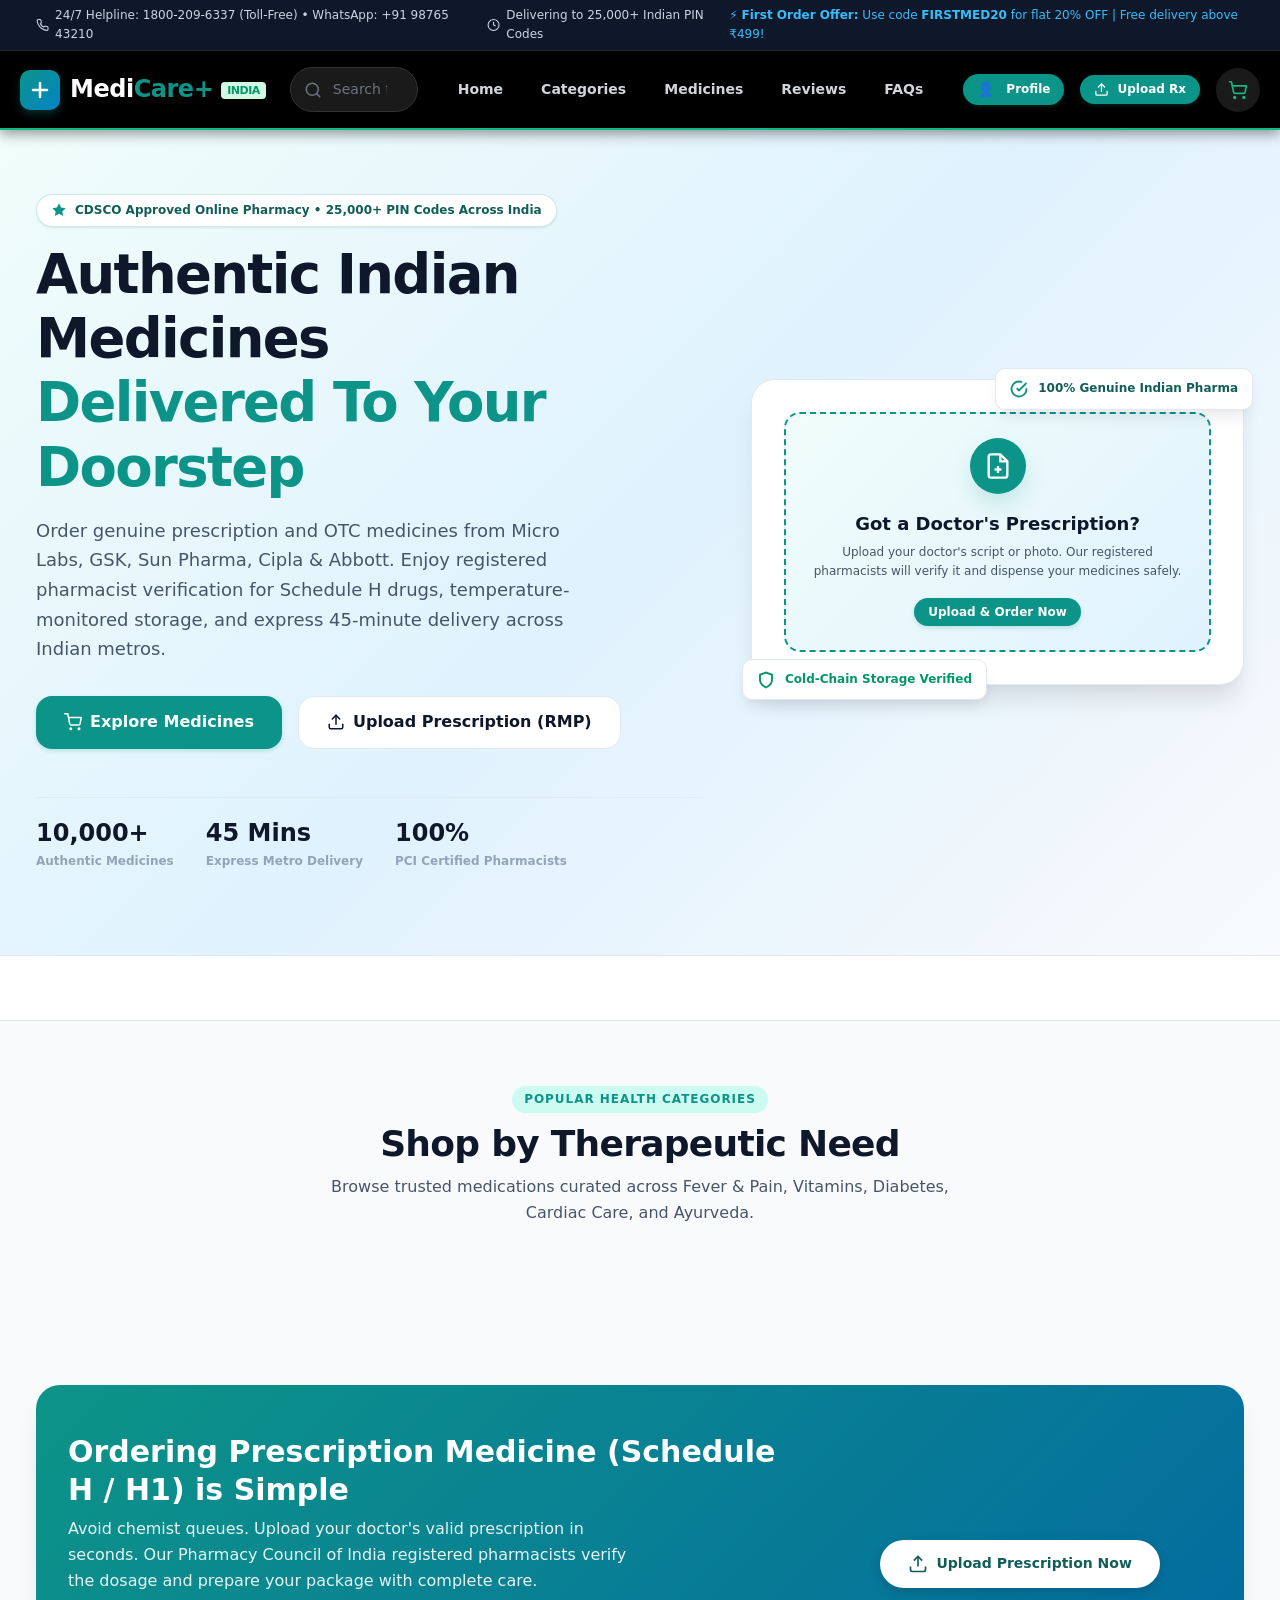
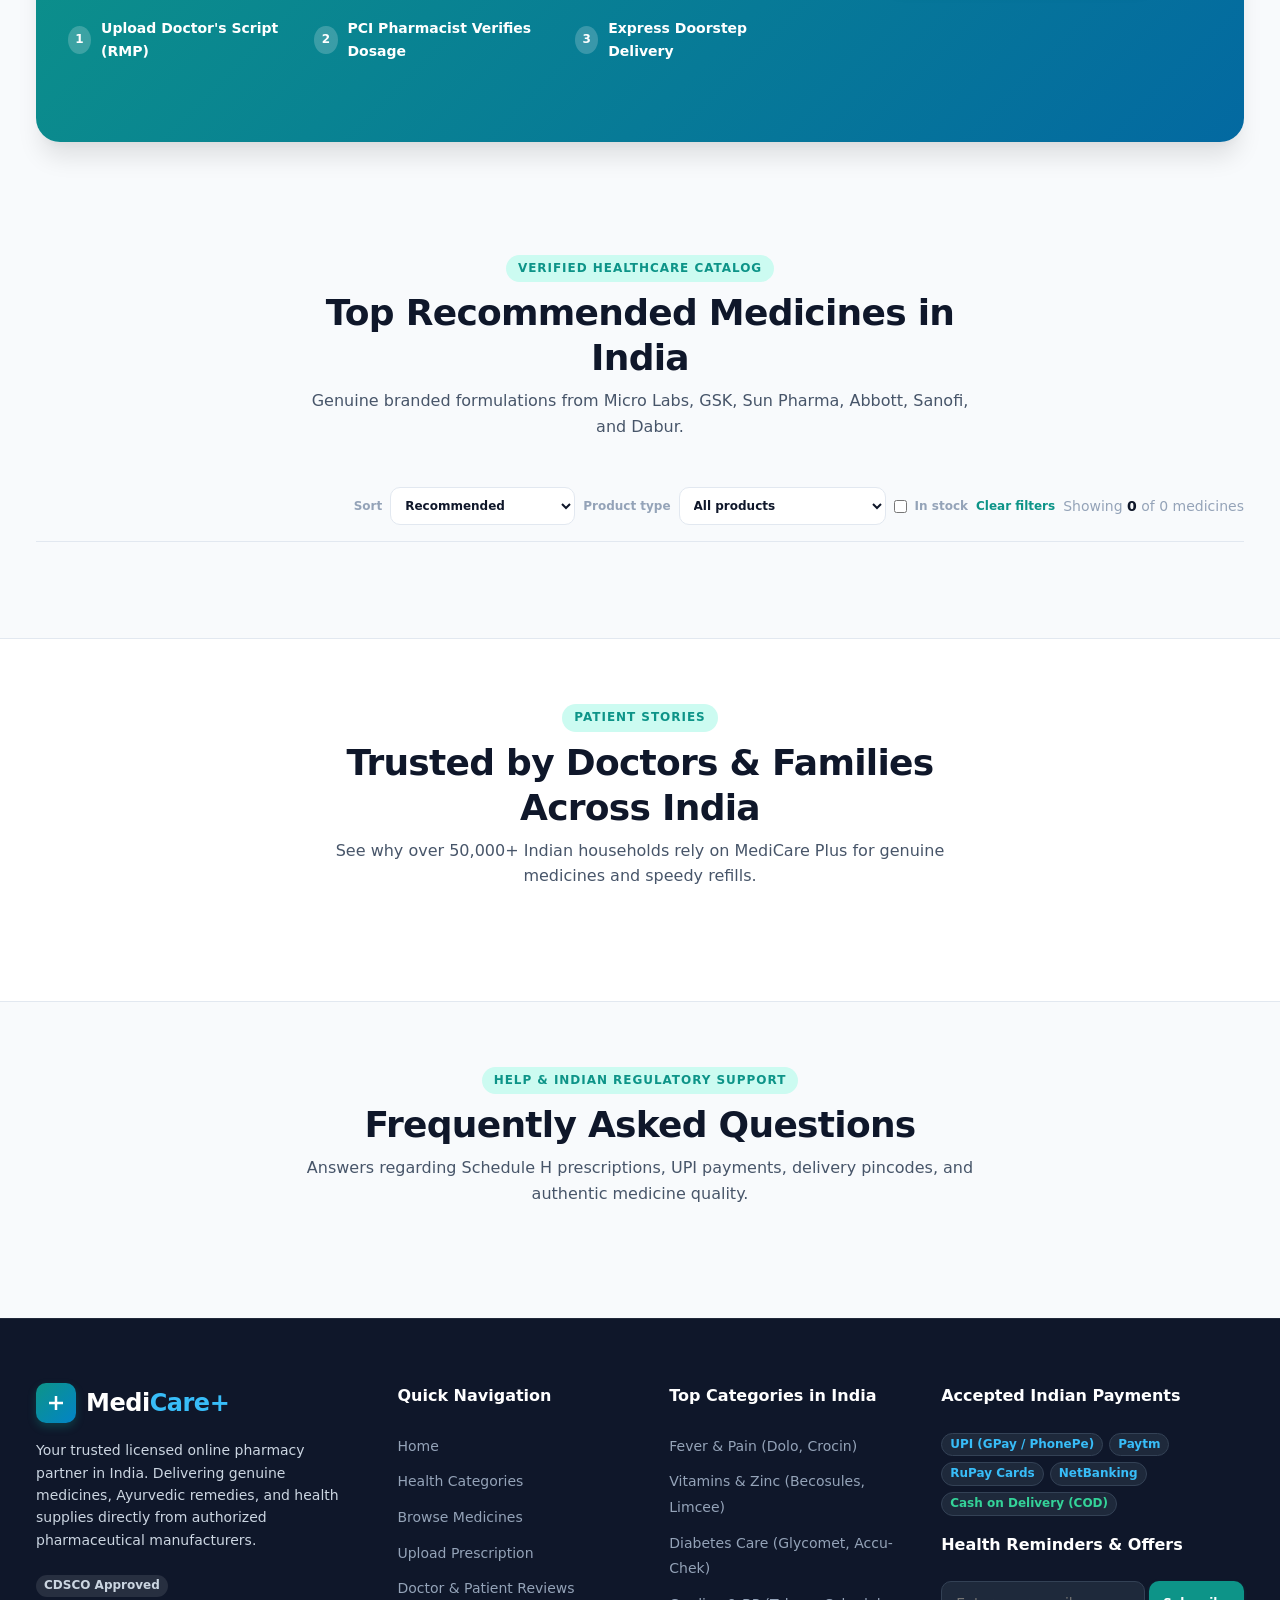
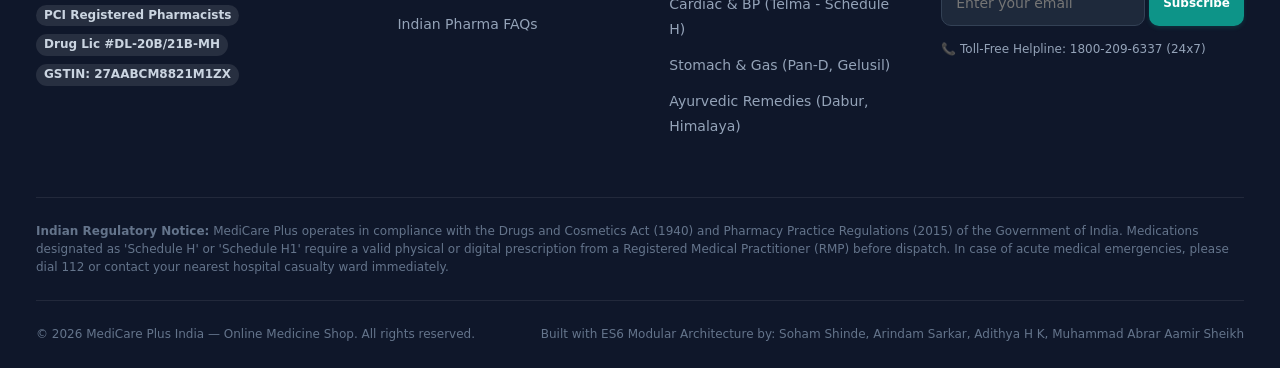
<file: frontend/index.html>
<!DOCTYPE html>
<html lang="en">
<head>
  <meta charset="UTF-8" />
  <meta name="viewport" content="width=device-width, initial-scale=1.0" />
  <meta name="description" content="MediCare Plus — India's trusted online pharmacy delivering authentic prescription and OTC medicines, vitamins, and healthcare essentials across 25,000+ PIN codes with express delivery." />
  <title>MediCare Plus — Online Medicine Shop & Pharmacy (India)</title>
  <link rel="stylesheet" href="css/style.css" />
</head>
<body>

  <!-- Top Announcement Bar (Indian Market Helpline & Promo) -->
  <div class="top-bar">
    <div class="container top-bar-inner">
      <div class="top-bar-contact">
        <span>
          <svg viewBox="0 0 24 24" width="14" height="14" stroke="currentColor" stroke-width="2" fill="none"><path d="M22 16.92v3a2 2 0 0 1-2.18 2 19.79 19.79 0 0 1-8.63-3.07 19.5 19.5 0 0 1-6-6 19.79 19.79 0 0 1-3.07-8.67A2 2 0 0 1 4.11 2h3a2 2 0 0 1 2 1.72 12.84 12.84 0 0 0 .7 2.81 2 2 0 0 1-.45 2.11L8.09 9.91a16 16 0 0 0 6 6l1.27-1.27a2 2 0 0 1 2.11-.45 12.84 12.84 0 0 0 2.81.7A2 2 0 0 1 22 16.92z"/></svg>
          24/7 Helpline: 1800-209-6337 (Toll-Free) • WhatsApp: +91 98765 43210
        </span>
        <span>
          <svg viewBox="0 0 24 24" width="14" height="14" stroke="currentColor" stroke-width="2" fill="none"><circle cx="12" cy="12" r="10"/><polyline points="12 6 12 12 16 14"/></svg>
          Delivering to 25,000+ Indian PIN Codes
        </span>
      </div>
      <div class="top-bar-promo">
        ⚡ <strong>First Order Offer:</strong> Use code <strong>FIRSTMED20</strong> for flat 20% OFF | Free delivery above ₹499!
      </div>
    </div>
  </div>

  <!-- Main Header & Navigation with Smooth Hover Animations -->
  <header class="site-header">
    <div class="container header-main">
      <!-- Brand Logo with Interactive Rotate/Scale Hover -->
      <a href="index.html" class="brand-logo" aria-label="MediCare Plus Home">
        <div class="brand-icon-wrap">
          <svg viewBox="0 0 24 24" width="24" height="24" stroke="currentColor" stroke-width="2.5" fill="none" stroke-linecap="round" stroke-linejoin="round">
            <path d="M12 5v14M5 12h14"/>
          </svg>
        </div>
        <div class="brand-name">Medi<span>Care+</span> <small style="font-size: 11px; color: var(--accent-hover); font-weight: 700; background: var(--accent-light); padding: 2px 6px; border-radius: 4px; vertical-align: middle;">INDIA</small></div>
      </a>

      <!-- Header Search Bar -->
      <form class="header-search-form" role="search" onsubmit="return false;">
        <div class="search-input-wrap">
          <svg class="search-icon" viewBox="0 0 24 24" width="18" height="18" stroke="currentColor" stroke-width="2" fill="none" stroke-linecap="round" stroke-linejoin="round">
            <circle cx="11" cy="11" r="8"></circle>
            <line x1="21" y1="21" x2="16.65" y2="16.65"></line>
          </svg>
          <input 
            type="search" 
            class="header-search-input" 
            placeholder="Search the medicines" 
            aria-label="Search Indian medicines"
          />
        </div>
      </form>

      <!-- Main Navigation with Smooth Animated Hover Underlines -->
      <nav class="main-nav" aria-label="Main Navigation">
        <ul class="nav-links" id="main-nav-links">
          <li><a href="index.html" class="nav-link ">Home</a></li>
          <li><a href="#categories-section" class="nav-link">Categories</a></li>
          <li><a href="#medicines-section" class="nav-link">Medicines</a></li>
          <li><a href="#testimonials-section" class="nav-link">Reviews</a></li>
          <li><a href="#faq-section" class="nav-link">FAQs</a></li>
        </ul>
      </nav>

      <!-- Header Action Controls -->
      <div class="header-actions">
        <button type="button" class="btn btn-primary btn-sm btn-pill profile-btn" title="View your profile and orders" aria-label="Profile">
          <span style="font-size: 14px; margin-right: 4px;">👤</span>
          <span>Profile</span>
        </button>

        <button type="button" class="btn btn-primary btn-sm btn-pill" data-action="upload-prescription" title="Upload Doctor's Prescription (RMP)">
          <svg viewBox="0 0 24 24" width="15" height="15" stroke="currentColor" stroke-width="2" fill="none" stroke-linecap="round" stroke-linejoin="round">
            <path d="M21 15v4a2 2 0 0 1-2 2H5a2 2 0 0 1-2-2v-4"/>
            <polyline points="17 8 12 3 7 8"/>
            <line x1="12" y1="3" x2="12" y2="15"/>
          </svg>
          <span>Upload Rx</span>
        </button>

        <!-- Cart Button with Bouncing Counter Badge -->
        <button type="button" class="btn-cart" id="btn-cart" aria-label="Shopping Cart">
          <svg viewBox="0 0 24 24" width="20" height="20" stroke="currentColor" stroke-width="2" fill="none" stroke-linecap="round" stroke-linejoin="round">
            <circle cx="8" cy="21" r="1"/>
            <circle cx="19" cy="21" r="1"/>
            <path d="M2.05 2.05h2l2.66 12.42a2 2 0 0 0 2 1.58h9.78a2 2 0 0 0 1.95-1.57l1.65-7.43H5.12"/>
          </svg>
          <span class="cart-badge" id="cart-badge" style="display: none;">0</span>
        </button>

        <!-- Mobile Menu Hamburger -->
        <button type="button" class="mobile-toggle" id="mobile-menu-toggle" aria-label="Toggle navigation menu">
          <svg viewBox="0 0 24 24" width="24" height="24" stroke="currentColor" stroke-width="2" fill="none">
            <line x1="3" y1="12" x2="21" y2="12"></line>
            <line x1="3" y1="6" x2="21" y2="6"></line>
            <line x1="3" y1="18" x2="21" y2="18"></line>
          </svg>
        </button>
      </div>
    </div>
  </header>

  <main>
    <!-- Hero Section -->
    <section class="hero-section">
      <div class="container hero-grid">
        <div class="hero-content">
          <div class="hero-tag">
            <svg viewBox="0 0 24 24" width="16" height="16" fill="var(--primary-color)" stroke="none">
              <path d="M12 2l3.09 6.26L22 9.27l-5 4.87 1.18 6.88L12 17.77l-6.18 3.25L7 14.14 2 9.27l6.91-1.01L12 2z"/>
            </svg>
            CDSCO Approved Online Pharmacy • 25,000+ PIN Codes Across India
          </div>

          <h1 class="hero-title">
            Authentic Indian Medicines <br />
            <span class="highlight">Delivered To Your Doorstep</span>
          </h1>

          <p class="hero-description">
            Order genuine prescription and OTC medicines from Micro Labs, GSK, Sun Pharma, Cipla & Abbott. Enjoy registered pharmacist verification for Schedule H drugs, temperature-monitored storage, and express 45-minute delivery across Indian metros.
          </p>

          <div class="hero-actions">
            <a href="#medicines-section" class="btn btn-primary btn-lg">
              <svg viewBox="0 0 24 24" width="18" height="18" stroke="currentColor" stroke-width="2" fill="none" stroke-linecap="round" stroke-linejoin="round">
                <circle cx="9" cy="21" r="1"/>
                <circle cx="20" cy="21" r="1"/>
                <path d="M1 1h4l2.68 13.39a2 2 0 0 0 2 1.61h9.72a2 2 0 0 0 2-1.61L23 6H6"/>
              </svg>
              <span>Explore Medicines</span>
            </a>

            <button type="button" class="btn btn-outline btn-lg" data-action="upload-prescription">
              <svg viewBox="0 0 24 24" width="18" height="18" stroke="currentColor" stroke-width="2" fill="none" stroke-linecap="round" stroke-linejoin="round">
                <path d="M21 15v4a2 2 0 0 1-2 2H5a2 2 0 0 1-2-2v-4"/>
                <polyline points="17 8 12 3 7 8"/>
                <line x1="12" y1="3" x2="12" y2="15"/>
              </svg>
              <span>Upload Prescription (RMP)</span>
            </button>
          </div>

          <div class="hero-stats">
            <div class="stat-item">
              <span class="stat-number">10,000+</span>
              <span class="stat-label">Authentic Medicines</span>
            </div>
            <div class="stat-item">
              <span class="stat-number">45 Mins</span>
              <span class="stat-label">Express Metro Delivery</span>
            </div>
            <div class="stat-item">
              <span class="stat-number">100%</span>
              <span class="stat-label">PCI Certified Pharmacists</span>
            </div>
          </div>
        </div>

        <!-- Hero Visual Right Box -->
        <div class="hero-visual">
          <div class="hero-card">
            <div class="hero-prescription-box" data-action="upload-prescription" style="cursor: pointer;">
              <div class="prescription-icon-circle">
                <svg viewBox="0 0 24 24" width="28" height="28" stroke="currentColor" stroke-width="2" fill="none">
                  <path d="M14 2H6a2 2 0 0 0-2 2v16a2 2 0 0 0 2 2h12a2 2 0 0 0 2-2V8z"></path>
                  <polyline points="14 2 14 8 20 8"></polyline>
                  <line x1="12" y1="18" x2="12" y2="12"></line>
                  <line x1="9" y1="15" x2="15" y2="15"></line>
                </svg>
              </div>
              <h3>Got a Doctor's Prescription?</h3>
              <p>Upload your doctor's script or photo. Our registered pharmacists will verify it and dispense your medicines safely.</p>
              <button type="button" class="btn btn-primary btn-sm btn-pill" data-action="upload-prescription">
                Upload & Order Now
              </button>
            </div>

            <div class="floating-badge floating-badge-1">
              <svg viewBox="0 0 24 24" width="18" height="18" stroke="var(--primary-color)" stroke-width="2.5" fill="none">
                <path d="M22 11.08V12a10 10 0 1 1-5.93-9.14"></path>
                <polyline points="22 4 12 14.01 9 11.01"></polyline>
              </svg>
              <span>100% Genuine Indian Pharma</span>
            </div>

            <div class="floating-badge floating-badge-2">
              <svg viewBox="0 0 24 24" width="18" height="18" stroke="var(--accent-hover)" stroke-width="2.5" fill="none">
                <path d="M12 22s8-4 8-10V5l-8-3-8 3v7c0 6 8 10 8 10z"></path>
              </svg>
              <span>Cold-Chain Storage Verified</span>
            </div>
          </div>
        </div>
      </div>
    </section>

    <!-- Trust Features (Indian Market Adapted) -->
    <section class="features-section" aria-label="Trust and Reliability Features">
      <div class="container">
        <div class="features-grid" id="features-container">
          <!-- Dynamically populated via ui.js -->
        </div>
      </div>
    </section>

    <!-- Categories Showcase -->
    <section class="section categories-section" id="categories-section" aria-label="Medicine Categories">
      <div class="container">
        <div class="section-header">
          <span class="section-badge">Popular Health Categories</span>
          <h2 class="section-title">Shop by Therapeutic Need</h2>
          <p class="section-subtitle">Browse trusted medications curated across Fever & Pain, Vitamins, Diabetes, Cardiac Care, and Ayurveda.</p>
        </div>

        <div class="categories-grid" id="categories-container">
          <!-- Dynamically populated via ui.js -->
        </div>
      </div>
    </section>

    <!-- Prescription Upload Callout Banner -->
    <section class="container" id="prescription-section" aria-label="Prescription Upload Banner">
      <div class="rx-banner-section">
        <div class="rx-banner-grid">
          <div class="rx-banner-content">
            <h2>Ordering Prescription Medicine (Schedule H / H1) is Simple</h2>
            <p>Avoid chemist queues. Upload your doctor's valid prescription in seconds. Our Pharmacy Council of India registered pharmacists verify the dosage and prepare your package with complete care.</p>
            
            <div class="rx-steps">
              <div class="rx-step-item">
                <span class="rx-step-number">1</span>
                <span>Upload Doctor's Script (RMP)</span>
              </div>
              <div class="rx-step-item">
                <span class="rx-step-number">2</span>
                <span>PCI Pharmacist Verifies Dosage</span>
              </div>
              <div class="rx-step-item">
                <span class="rx-step-number">3</span>
                <span>Express Doorstep Delivery</span>
              </div>
            </div>
          </div>

          <div class="rx-banner-action">
            <button type="button" class="btn btn-upload-lg btn-pill" data-action="upload-prescription">
              <svg viewBox="0 0 24 24" width="20" height="20" stroke="currentColor" stroke-width="2" fill="none">
                <path d="M21 15v4a2 2 0 0 1-2 2H5a2 2 0 0 1-2-2v-4"/>
                <polyline points="17 8 12 3 7 8"/>
                <line x1="12" y1="3" x2="12" y2="15"/>
              </svg>
              <span>Upload Prescription Now</span>
            </button>
          </div>
        </div>
      </div>
    </section>

    <!-- Featured Medicines Catalog Showcase -->
    <section class="section" id="medicines-section" aria-label="Featured Medicines Catalog">
      <div class="container">
        <div class="section-header">
          <span class="section-badge">Verified Healthcare Catalog</span>
          <h2 class="section-title">Top Recommended Medicines in India</h2>
          <p class="section-subtitle">Genuine branded formulations from Micro Labs, GSK, Sun Pharma, Abbott, Sanofi, and Dabur.</p>
        </div>

        <!-- Filter Pills Bar & Counter -->
        <div class="catalog-controls">
          <div class="filter-pills" id="filter-pills-container">
            <!-- Dynamically populated via app.js -->
          </div>
          <div class="catalog-refinements" aria-label="Refine medicine results">
            <label class="catalog-select-label" for="catalog-sort">Sort
              <select id="catalog-sort" class="catalog-select">
                <option value="recommended">Recommended</option>
                <option value="name-asc">Name: A to Z</option>
                <option value="price-asc">Price: Low to high</option>
                <option value="price-desc">Price: High to low</option>
              </select>
            </label>
            <label class="catalog-select-label" for="catalog-type">Product type
              <select id="catalog-type" class="catalog-select">
                <option value="all">All products</option>
                <option value="otc">Over the counter</option>
                <option value="rx">Prescription required</option>
              </select>
            </label>
            <label class="catalog-stock-toggle"><input id="catalog-in-stock" type="checkbox" /> In stock</label>
            <button type="button" class="catalog-reset" id="catalog-reset">Clear filters</button>
            <div class="results-count" aria-live="polite">
              Showing <strong id="results-count-number">0</strong> of <span id="results-total-number">0</span> medicines
            </div>
          </div>
        </div>

        <!-- Product Grid Container with Fixed-Height Contain Card Images -->
        <div class="products-grid" id="product-container">
          <!-- Dynamically rendered via ui.js renderProducts() -->
        </div>
      </div>
    </section>

    <!-- Customer Testimonials -->
    <section class="section" id="testimonials-section" style="background-color: var(--bg-surface); border-top: 1px solid var(--border-color); border-bottom: 1px solid var(--border-color);" aria-label="Patient Testimonials">
      <div class="container">
        <div class="section-header">
          <span class="section-badge">Patient Stories</span>
          <h2 class="section-title">Trusted by Doctors & Families Across India</h2>
          <p class="section-subtitle">See why over 50,000+ Indian households rely on MediCare Plus for genuine medicines and speedy refills.</p>
        </div>

        <div class="testimonials-grid" id="testimonials-container">
          <!-- Dynamically populated via ui.js -->
        </div>
      </div>
    </section>

    <!-- Frequently Asked Questions -->
    <section class="section" id="faq-section" aria-label="Frequently Asked Questions">
      <div class="container">
        <div class="section-header">
          <span class="section-badge">Help & Indian Regulatory Support</span>
          <h2 class="section-title">Frequently Asked Questions</h2>
          <p class="section-subtitle">Answers regarding Schedule H prescriptions, UPI payments, delivery pincodes, and authentic medicine quality.</p>
        </div>

        <div class="faq-grid" id="faq-container">
          <!-- Dynamically populated via ui.js -->
        </div>
      </div>
    </section>
  </main>

  <!-- Site Footer (Indian Compliance & Payments) -->
  <footer class="site-footer">
    <div class="container">
      <div class="footer-grid">
        <!-- Col 1: About & Credentials -->
        <div class="footer-col footer-brand">
          <a href="index.html" class="brand-logo" style="color: #ffffff;">
            <div class="brand-icon-wrap">
              <svg viewBox="0 0 24 24" width="24" height="24" stroke="currentColor" stroke-width="2.5" fill="none">
                <path d="M12 5v14M5 12h14"/>
              </svg>
            </div>
            <div class="brand-name" style="color: #ffffff;">Medi<span style="color: #38bdf8;">Care+</span></div>
          </a>
          <p>
            Your trusted licensed online pharmacy partner in India. Delivering genuine medicines, Ayurvedic remedies, and health supplies directly from authorized pharmaceutical manufacturers.
          </p>
          <div style="display: flex; gap: 8px; flex-wrap: wrap;">
            <span class="badge" style="background: rgba(255,255,255,0.1); color: #cbd5e1;">CDSCO Approved</span>
            <span class="badge" style="background: rgba(255,255,255,0.1); color: #cbd5e1;">PCI Registered Pharmacists</span>
            <span class="badge" style="background: rgba(255,255,255,0.1); color: #cbd5e1;">Drug Lic #DL-20B/21B-MH</span>
            <span class="badge" style="background: rgba(255,255,255,0.1); color: #cbd5e1;">GSTIN: 27AABCM8821M1ZX</span>
          </div>
        </div>

        <!-- Col 2: Quick Links -->
        <div class="footer-col">
          <h4>Quick Navigation</h4>
          <ul class="footer-links">
            <li><a href="index.html">Home</a></li>
            <li><a href="#categories-section">Health Categories</a></li>
            <li><a href="#medicines-section">Browse Medicines</a></li>
            <li><a href="#prescription-section">Upload Prescription</a></li>
            <li><a href="#testimonials-section">Doctor & Patient Reviews</a></li>
            <li><a href="#faq-section">Indian Pharma FAQs</a></li>
          </ul>
        </div>

        <!-- Col 3: Popular Categories -->
        <div class="footer-col">
          <h4>Top Categories in India</h4>
          <ul class="footer-links">
            <li><a href="#medicines-section">Fever & Pain (Dolo, Crocin)</a></li>
            <li><a href="#medicines-section">Vitamins & Zinc (Becosules, Limcee)</a></li>
            <li><a href="#medicines-section">Diabetes Care (Glycomet, Accu-Chek)</a></li>
            <li><a href="#medicines-section">Cardiac & BP (Telma - Schedule H)</a></li>
            <li><a href="#medicines-section">Stomach & Gas (Pan-D, Gelusil)</a></li>
            <li><a href="#medicines-section">Ayurvedic Remedies (Dabur, Himalaya)</a></li>
          </ul>
        </div>

        <!-- Col 4: Payments, Newsletter & Contact -->
        <div class="footer-col">
          <h4>Accepted Indian Payments</h4>
          <div style="display: flex; gap: 6px; flex-wrap: wrap; margin-bottom: 16px;">
            <span class="badge" style="background: #1e293b; color: #38bdf8; border: 1px solid #334155;">UPI (GPay / PhonePe)</span>
            <span class="badge" style="background: #1e293b; color: #38bdf8; border: 1px solid #334155;">Paytm</span>
            <span class="badge" style="background: #1e293b; color: #38bdf8; border: 1px solid #334155;">RuPay Cards</span>
            <span class="badge" style="background: #1e293b; color: #38bdf8; border: 1px solid #334155;">NetBanking</span>
            <span class="badge" style="background: #1e293b; color: #34d399; border: 1px solid #334155;">Cash on Delivery (COD)</span>
          </div>

          <h4>Health Reminders & Offers</h4>
          <form class="newsletter-form" onsubmit="event.preventDefault(); alert('Thank you for subscribing to MediCare Plus India health updates!');">
            <input type="email" class="newsletter-input" placeholder="Enter your email" required />
            <button type="submit" class="btn btn-primary btn-sm">Subscribe</button>
          </form>
          <p style="font-size: 12px; color: #94a3b8; margin-top: 14px;">
            📞 Toll-Free Helpline: 1800-209-6337 (24x7)
          </p>
        </div>
      </div>

      <!-- Regulatory Medical Disclaimer (Indian Drugs & Cosmetics Act) -->
      <div class="footer-disclaimer">
        <strong>Indian Regulatory Notice:</strong> MediCare Plus operates in compliance with the Drugs and Cosmetics Act (1940) and Pharmacy Practice Regulations (2015) of the Government of India. Medications designated as 'Schedule H' or 'Schedule H1' require a valid physical or digital prescription from a Registered Medical Practitioner (RMP) before dispatch. In case of acute medical emergencies, please dial 112 or contact your nearest hospital casualty ward immediately.
      </div>

      <!-- Copyright & Team Attribution -->
      <div class="footer-bottom">
        <div>
          © 2026 MediCare Plus India — Online Medicine Shop. All rights reserved.
        </div>
        <div>
          Built with ES6 Modular Architecture by: Soham Shinde, Arindam Sarkar, Adithya H K, Muhammad Abrar Aamir Sheikh
        </div>
      </div>
    </div>
  </footer>

  <!-- Toast Notification Container -->
  <div id="toast-container" class="toast-container" aria-live="polite"></div>

  <!-- Modular Scripts -->
  <script type="module" src="js/app.js"></script>
</body>
</html>
</file>
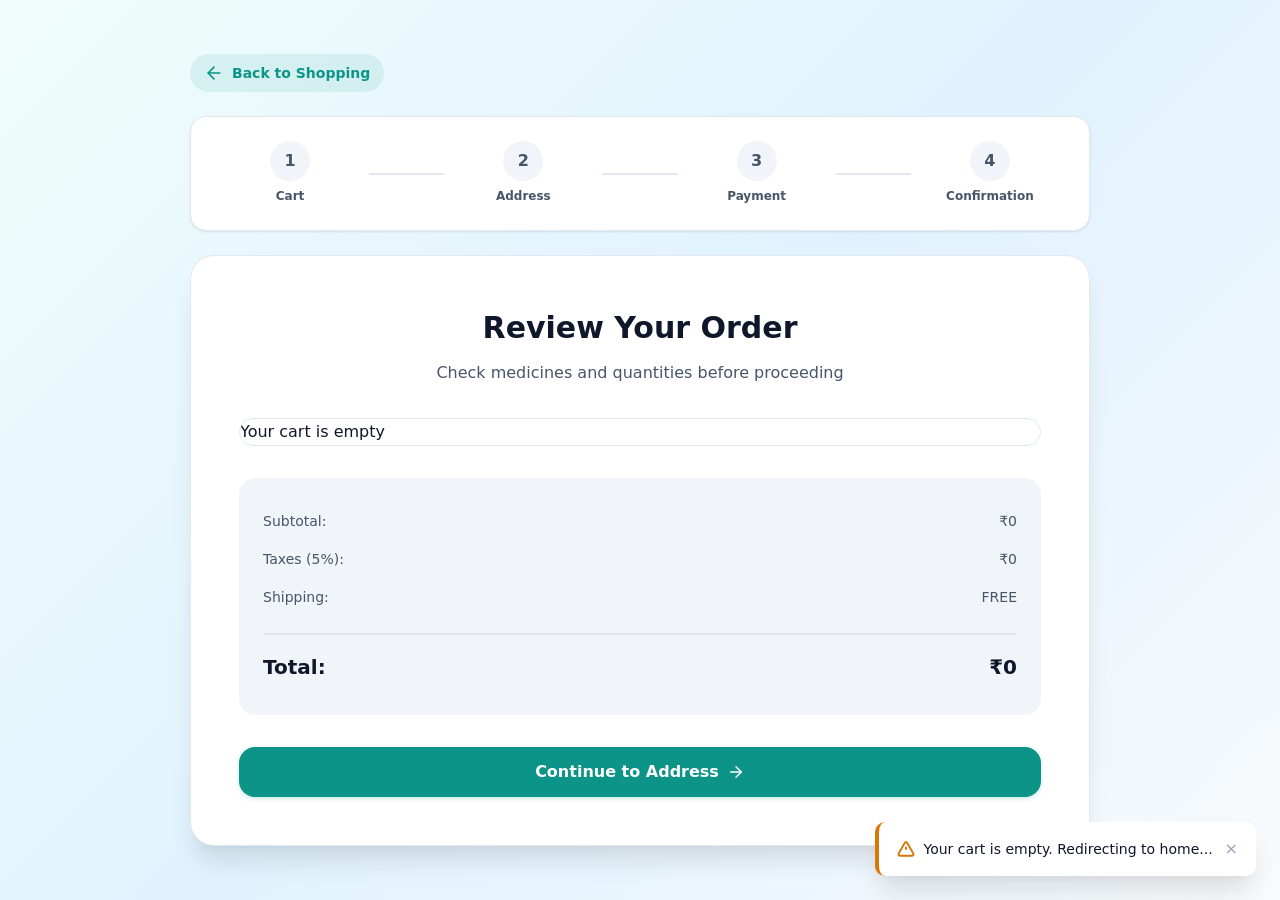
<file: frontend/pages/checkout.html>
<!DOCTYPE html>
<html lang="en">
<head>
  <meta charset="UTF-8" />
  <meta name="viewport" content="width=device-width, initial-scale=1.0" />
  <meta name="description" content="MediCare Plus Checkout - Complete Your Medicine Order" />
  <title>Checkout - MediCare Plus</title>
  <link rel="stylesheet" href="../css/style.css" />
  <link rel="stylesheet" href="../css/checkout.css" />
</head>
<body class="checkout-page">

  <!-- Checkout Container -->
  <div class="checkout-container">
    <!-- Header with Back Link -->
    <div class="checkout-header">
      <a href="../index.html" class="back-link" aria-label="Back to home">
        <svg viewBox="0 0 24 24" width="20" height="20" stroke="currentColor" stroke-width="2" fill="none" stroke-linecap="round" stroke-linejoin="round">
          <line x1="19" y1="12" x2="5" y2="12"></line>
          <polyline points="12 19 5 12 12 5"></polyline>
        </svg>
        <span>Back to Shopping</span>
      </a>
    </div>

    <!-- Step Indicator Bar -->
    <div class="step-indicator">
      <div class="step-item" data-step="cart">
        <div class="step-number">1</div>
        <div class="step-label">Cart</div>
      </div>
      <div class="step-connector"></div>
      <div class="step-item" data-step="address">
        <div class="step-number">2</div>
        <div class="step-label">Address</div>
      </div>
      <div class="step-connector"></div>
      <div class="step-item" data-step="payment">
        <div class="step-number">3</div>
        <div class="step-label">Payment</div>
      </div>
      <div class="step-connector"></div>
      <div class="step-item" data-step="confirmation">
        <div class="step-number">4</div>
        <div class="step-label">Confirmation</div>
      </div>
    </div>

    <!-- Checkout Card -->
    <div class="checkout-card">

      <!-- STEP 1: CART REVIEW -->
      <div class="checkout-step active" id="cart-step">
        <div class="step-header">
          <h2>Review Your Order</h2>
          <p>Check medicines and quantities before proceeding</p>
        </div>

        <div class="cart-items-wrapper">
          <div class="cart-items" id="cart-items">
            <!-- Populated by checkout.js -->
          </div>
        </div>

        <!-- Price Breakdown -->
        <div class="price-breakdown">
          <div class="price-row">
            <span>Subtotal:</span>
            <span id="subtotal">₹0</span>
          </div>
          <div class="price-row">
            <span>Taxes (5%):</span>
            <span id="tax">₹0</span>
          </div>
          <div class="price-row">
            <span>Shipping:</span>
            <span id="shipping">FREE</span>
          </div>
          <div class="price-row total">
            <span>Total:</span>
            <span id="total">₹0</span>
          </div>
        </div>

        <!-- Action Buttons -->
        <div class="step-actions">
          <button type="button" class="btn btn-primary btn-lg btn-block" id="cart-continue">
            <span>Continue to Address</span>
            <svg viewBox="0 0 24 24" width="18" height="18" stroke="currentColor" stroke-width="2" fill="none" stroke-linecap="round" stroke-linejoin="round">
              <line x1="5" y1="12" x2="19" y2="12"></line>
              <polyline points="12 5 19 12 12 19"></polyline>
            </svg>
          </button>
        </div>
      </div>

      <!-- STEP 2: DELIVERY ADDRESS -->
      <div class="checkout-step" id="address-step">
        <div class="step-header">
          <h2>Delivery Address</h2>
          <p>Where should we deliver your medicines?</p>
        </div>

        <form class="address-form" id="address-form">
          <!-- Full Name -->
          <div class="form-group">
            <label for="full-name">Full Name</label>
            <input
              type="text"
              id="full-name"
              class="form-input"
              placeholder="Ashish Sharma"
              required
              aria-label="Your full name"
            />
            <p class="form-error" id="error-full-name"></p>
          </div>

          <!-- Phone Number -->
          <div class="form-group">
            <label for="phone">Mobile Number</label>
            <div class="phone-input-wrapper">
              <span class="country-code">+91</span>
              <input
                type="tel"
                id="phone"
                class="phone-input"
                placeholder="Enter 10-digit number"
                maxlength="10"
                pattern="[0-9]{10}"
                required
                aria-label="10-digit Indian mobile number"
              />
            </div>
            <p class="form-error" id="error-phone"></p>
          </div>

          <!-- Street Address -->
          <div class="form-group">
            <label for="street">Street Address</label>
            <input
              type="text"
              id="street"
              class="form-input"
              placeholder="123 Main Street, Apt 456"
              required
              aria-label="Street address"
            />
            <p class="form-error" id="error-street"></p>
          </div>

          <!-- City & State Row -->
          <div class="form-row">
            <div class="form-group">
              <label for="city">City</label>
              <input
                type="text"
                id="city"
                class="form-input"
                placeholder="Mumbai"
                required
                aria-label="City"
              />
              <p class="form-error" id="error-city"></p>
            </div>

            <div class="form-group">
              <label for="state">State</label>
              <select id="state" class="form-input" required aria-label="Indian state">
                <option value="">Select State</option>
                <option value="Andhra Pradesh">Andhra Pradesh</option>
                <option value="Arunachal Pradesh">Arunachal Pradesh</option>
                <option value="Assam">Assam</option>
                <option value="Bihar">Bihar</option>
                <option value="Chhattisgarh">Chhattisgarh</option>
                <option value="Goa">Goa</option>
                <option value="Gujarat">Gujarat</option>
                <option value="Haryana">Haryana</option>
                <option value="Himachal Pradesh">Himachal Pradesh</option>
                <option value="Jharkhand">Jharkhand</option>
                <option value="Karnataka">Karnataka</option>
                <option value="Kerala">Kerala</option>
                <option value="Madhya Pradesh">Madhya Pradesh</option>
                <option value="Maharashtra">Maharashtra</option>
                <option value="Manipur">Manipur</option>
                <option value="Meghalaya">Meghalaya</option>
                <option value="Mizoram">Mizoram</option>
                <option value="Nagaland">Nagaland</option>
                <option value="Odisha">Odisha</option>
                <option value="Punjab">Punjab</option>
                <option value="Rajasthan">Rajasthan</option>
                <option value="Sikkim">Sikkim</option>
                <option value="Tamil Nadu">Tamil Nadu</option>
                <option value="Telangana">Telangana</option>
                <option value="Tripura">Tripura</option>
                <option value="Uttar Pradesh">Uttar Pradesh</option>
                <option value="Uttarakhand">Uttarakhand</option>
                <option value="West Bengal">West Bengal</option>
                <option value="Andaman and Nicobar">Andaman and Nicobar</option>
                <option value="Chandigarh">Chandigarh</option>
                <option value="Dadra and Nagar Haveli">Dadra and Nagar Haveli</option>
                <option value="Daman and Diu">Daman and Diu</option>
                <option value="Lakshadweep">Lakshadweep</option>
                <option value="Puducherry">Puducherry</option>
                <option value="Delhi">Delhi</option>
              </select>
              <p class="form-error" id="error-state"></p>
            </div>
          </div>

          <!-- PIN Code -->
          <div class="form-group">
            <label for="pin-code">PIN Code</label>
            <input
              type="text"
              id="pin-code"
              class="form-input"
              placeholder="400001"
              maxlength="6"
              pattern="[0-9]{6}"
              required
              aria-label="6-digit PIN code"
            />
            <p class="form-hint">6 digits, e.g., 400001</p>
            <p class="form-error" id="error-pin-code"></p>
          </div>

          <!-- Save Address Checkbox -->
          <div class="form-group checkbox-group">
            <label class="checkbox-label">
              <input type="checkbox" id="save-address" />
              <span>Save this address for future orders</span>
            </label>
          </div>

          <!-- Action Buttons -->
          <div class="step-actions">
            <button type="button" class="btn btn-outline btn-lg" id="address-back">
              <svg viewBox="0 0 24 24" width="18" height="18" stroke="currentColor" stroke-width="2" fill="none" stroke-linecap="round" stroke-linejoin="round">
                <line x1="19" y1="12" x2="5" y2="12"></line>
                <polyline points="12 19 5 12 12 5"></polyline>
              </svg>
              <span>Back</span>
            </button>
            <button type="button" class="btn btn-primary btn-lg" id="address-continue">
              <span>Continue to Payment</span>
              <svg viewBox="0 0 24 24" width="18" height="18" stroke="currentColor" stroke-width="2" fill="none" stroke-linecap="round" stroke-linejoin="round">
                <line x1="5" y1="12" x2="19" y2="12"></line>
                <polyline points="12 5 19 12 12 19"></polyline>
              </svg>
            </button>
          </div>
        </form>
      </div>

      <!-- STEP 3: PAYMENT & COUPON -->
      <div class="checkout-step" id="payment-step">
        <div class="step-header">
          <h2>Payment & Coupon</h2>
          <p>Choose payment method and apply coupon if available</p>
        </div>

        <!-- Order Summary -->
        <div class="order-summary">
          <h3>Order Summary</h3>
          <div class="summary-row">
            <span>Subtotal:</span>
            <span id="summary-subtotal">₹0</span>
          </div>
          <div class="summary-row">
            <span>Taxes:</span>
            <span id="summary-tax">₹0</span>
          </div>
          <div class="summary-row">
            <span>Shipping:</span>
            <span id="summary-shipping">FREE</span>
          </div>
          <div class="summary-row">
            <span>Discount:</span>
            <span id="summary-discount">-₹0</span>
          </div>
          <div class="summary-row total">
            <span>Total:</span>
            <span id="summary-total">₹0</span>
          </div>
        </div>

        <!-- Coupon Code Section -->
        <div class="coupon-section">
          <h3>Apply Coupon Code</h3>
          <p class="form-hint">Optional - Try: SAVE10, FIRST20, SUMMER50</p>
          <div class="coupon-input-wrapper">
            <input
              type="text"
              id="coupon-code"
              class="form-input coupon-input"
              placeholder="Enter coupon code"
              maxlength="10"
              aria-label="Coupon code"
            />
            <button type="button" class="btn btn-primary btn-sm" id="apply-coupon">
              Apply
            </button>
          </div>
          <p class="form-error" id="error-coupon"></p>
          <p class="form-success" id="success-coupon"></p>
        </div>

        <!-- Payment Method Section -->
        <div class="payment-section">
          <h3>Payment Method</h3>
          <div class="payment-options">
            <label class="radio-label">
              <input type="radio" name="payment-method" value="upi" />
              <span class="radio-text">
                <strong>UPI</strong> - Google Pay, PhonePe, Paytm
              </span>
            </label>
            <label class="radio-label">
              <input type="radio" name="payment-method" value="card" />
              <span class="radio-text">
                <strong>Debit/Credit Card</strong> - Visa, Mastercard, RuPay
              </span>
            </label>
            <label class="radio-label">
              <input type="radio" name="payment-method" value="netbanking" />
              <span class="radio-text">
                <strong>Net Banking</strong> - All major banks
              </span>
            </label>
            <label class="radio-label">
              <input type="radio" name="payment-method" value="cod" checked />
              <span class="radio-text">
                <strong>Cash on Delivery</strong> - Pay when you receive
              </span>
            </label>
          </div>
          <p class="form-hint" style="margin-top: 16px; color: #d97706;">
            ⚠️ Note: Schedule H/H1 prescription drugs require valid doctor's prescription at delivery.
          </p>
        </div>

        <!-- Action Buttons -->
        <div class="step-actions">
          <button type="button" class="btn btn-outline btn-lg" id="payment-back">
            <svg viewBox="0 0 24 24" width="18" height="18" stroke="currentColor" stroke-width="2" fill="none" stroke-linecap="round" stroke-linejoin="round">
              <line x1="19" y1="12" x2="5" y2="12"></line>
              <polyline points="12 19 5 12 12 5"></polyline>
            </svg>
            <span>Back</span>
          </button>
          <button type="button" class="btn btn-primary btn-lg" id="place-order">
            <span>Place Order</span>
            <svg viewBox="0 0 24 24" width="18" height="18" stroke="currentColor" stroke-width="2" fill="none" stroke-linecap="round" stroke-linejoin="round">
              <polyline points="20 6 9 17 4 12"></polyline>
            </svg>
          </button>
        </div>
      </div>

      <!-- STEP 4: ORDER CONFIRMATION -->
      <div class="checkout-step" id="confirmation-step">
        <div class="confirmation-content">
          <div class="success-icon">
            <svg viewBox="0 0 24 24" width="64" height="64" stroke="currentColor" stroke-width="2" fill="none" stroke-linecap="round" stroke-linejoin="round">
              <polyline points="20 6 9 17 4 12"></polyline>
            </svg>
          </div>
          <h2>Order Placed Successfully!</h2>
          <p>Your medicines are being prepared for delivery</p>

          <!-- Order Details -->
          <div class="order-details">
            <div class="detail-row">
              <span class="detail-label">Order Number:</span>
              <span class="detail-value" id="order-number">#MED0000000000</span>
            </div>
            <div class="detail-row">
              <span class="detail-label">Order Date & Time:</span>
              <span class="detail-value" id="order-date">01 Nov 2026, 5:30 AM</span>
            </div>
            <div class="detail-row">
              <span class="detail-label">Estimated Delivery:</span>
              <span class="detail-value" id="estimated-delivery">3-4 business days</span>
            </div>
          </div>

          <!-- Delivery Address -->
          <div class="delivery-address">
            <h3>Delivery to:</h3>
            <div id="delivery-summary">
              <!-- Populated by checkout.js -->
            </div>
          </div>

          <!-- Order Summary -->
          <div class="final-summary">
            <div class="summary-row">
              <span id="items-count">3 medicines</span>
              <span id="final-total">₹467</span>
            </div>
            <div class="summary-row">
              <span>Payment Method:</span>
              <span id="final-payment-method">Cash on Delivery</span>
            </div>
          </div>

          <!-- Action Buttons -->
          <div class="confirmation-actions">
            <button type="button" class="btn btn-outline btn-lg" id="track-order">
              <svg viewBox="0 0 24 24" width="18" height="18" stroke="currentColor" stroke-width="2" fill="none" stroke-linecap="round" stroke-linejoin="round">
                <circle cx="9" cy="21" r="1"/>
                <circle cx="20" cy="21" r="1"/>
                <path d="M1 1h4l2.68 13.39a2 2 0 0 0 2 1.61h9.72a2 2 0 0 0 2-1.61L23 6H6"/>
              </svg>
              <span>Track Order</span>
            </button>
            <button type="button" class="btn btn-primary btn-lg" id="continue-shopping">
              <span>Continue Shopping</span>
              <svg viewBox="0 0 24 24" width="18" height="18" stroke="currentColor" stroke-width="2" fill="none" stroke-linecap="round" stroke-linejoin="round">
                <line x1="5" y1="12" x2="19" y2="12"></line>
                <polyline points="12 5 19 12 12 19"></polyline>
              </svg>
            </button>
          </div>
        </div>
      </div>

    </div>
  </div>

  <!-- Toast Notification Container -->
  <div id="toast-container" class="toast-container" aria-live="polite"></div>

  <!-- Scripts -->
  <script type="module" src="../js/checkout.js"></script>
</body>
</html>
</file>
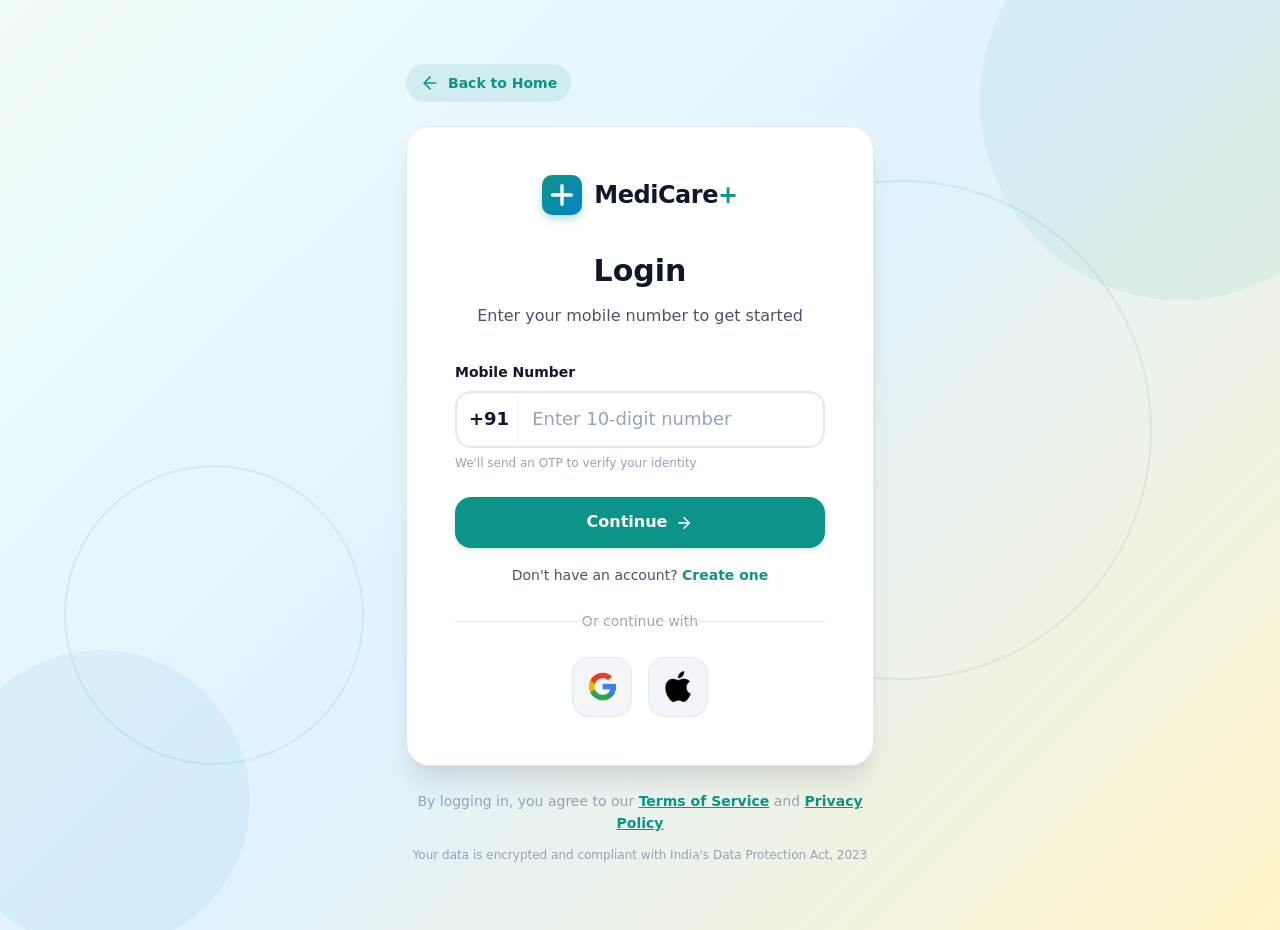
<file: frontend/pages/login.html>
<!DOCTYPE html>
<html lang="en">
<head>
  <meta charset="UTF-8" />
  <meta name="viewport" content="width=device-width, initial-scale=1.0" />
  <meta name="description" content="MediCare Plus Slingshot Login - Interactive OTP Verification Game" />
  <title>Slingshot Login - MediCare Plus</title>
  <link rel="stylesheet" href="../css/style.css" />
  <link rel="stylesheet" href="../css/login.css" />
</head>
<body class="login-page">

  <!-- Background Medical Theme -->
  <div class="login-bg-decoration">
    <div class="bg-blob blob-1"></div>
    <div class="bg-blob blob-2"></div>
    <div class="bg-circle circle-1"></div>
    <div class="bg-circle circle-2"></div>
  </div>

  <div class="login-container">
    <!-- Header with Back Link -->
    <div class="login-header">
      <a href="../index.html" class="back-link" aria-label="Back to home">
        <svg viewBox="0 0 24 24" width="20" height="20" stroke="currentColor" stroke-width="2" fill="none" stroke-linecap="round" stroke-linejoin="round">
          <line x1="19" y1="12" x2="5" y2="12"></line>
          <polyline points="12 19 5 12 12 5"></polyline>
        </svg>
        <span>Back to Home</span>
      </a>
    </div>

    <!-- Main Login Card -->
    <div class="login-card">
      <!-- Brand Logo -->
      <div class="login-brand">
        <div class="brand-icon-wrap">
          <svg viewBox="0 0 24 24" width="32" height="32" stroke="currentColor" stroke-width="2.5" fill="none" stroke-linecap="round" stroke-linejoin="round">
            <path d="M12 5v14M5 12h14"/>
          </svg>
        </div>
        <h1>MediCare<span>+</span></h1>
      </div>

      <!-- Step 1: Phone Number Input -->
      <div class="login-step active" id="phone-step">
        <div class="step-header">
          <h2>Login</h2>
          <p>Enter your mobile number to get started</p>
        </div>

        <form class="phone-form" id="phone-form" onsubmit="handlePhoneSubmit(event)">
          <div class="form-group">
            <label for="phone-input">Mobile Number</label>
            <div class="phone-input-wrapper">
              <span class="country-code">+91</span>
              <input
                type="tel"
                id="phone-input"
                class="phone-input"
                placeholder="Enter 10-digit number"
                maxlength="10"
                pattern="[0-9]{10}"
                required
                aria-label="10-digit Indian mobile number"
              />
            </div>
            <p class="form-hint">We'll send an OTP to verify your identity</p>
          </div>

          <button type="submit" class="btn btn-primary btn-lg btn-block">
            <span>Continue</span>
            <svg viewBox="0 0 24 24" width="18" height="18" stroke="currentColor" stroke-width="2" fill="none" stroke-linecap="round" stroke-linejoin="round">
              <line x1="5" y1="12" x2="19" y2="12"></line>
              <polyline points="12 5 19 12 12 19"></polyline>
            </svg>
          </button>
        </form>

        <!-- Signup Link -->
        <div class="signup-prompt">
          <p>Don't have an account? <a href="./signup.html" class="signup-link">Create one</a></p>
        </div>

        <div class="login-divider">Or continue with</div>

        <div class="social-logins">
          <button type="button" class="btn-social" aria-label="Login with Google">
            <img src="../images/google-logo.webp" alt="Google" width="20" height="20" />
          </button>
          <button type="button" class="btn-social" aria-label="Login with Apple">
            <img src="../images/Apple_logo_black.png" alt="Apple" width="20" height="20" />
          </button>
        </div>
      </div>

      <!-- Step 2: Password Input -->
      <div class="login-step" id="password-step">
        <div class="step-header">
          <h2>Enter Your Password</h2>
          <p id="password-phone-display">Account: +91 XXXXXXXXXX</p>
        </div>

        <form class="password-form" id="password-form" onsubmit="handlePasswordSubmit(event)">
          <div class="form-group">
            <label for="password-input">Password</label>
            <div class="password-input-wrapper">
              <input
                type="password"
                id="password-input"
                class="form-input"
                placeholder="Enter your password"
                required
                aria-label="Your account password"
              />
              <button type="button" class="btn-toggle-password" id="toggle-password-btn" aria-label="Toggle password visibility">
                <svg viewBox="0 0 24 24" width="20" height="20" stroke="currentColor" stroke-width="2" fill="none" stroke-linecap="round" stroke-linejoin="round">
                  <path d="M1 12s4-8 11-8 11 8 11 8-4 8-11 8-11-8-11-8z"></path>
                  <circle cx="12" cy="12" r="3"></circle>
                </svg>
              </button>
            </div>
            <p class="form-hint">This is the password you created during signup</p>
          </div>

          <button type="submit" class="btn btn-primary btn-lg btn-block">
            <span>Verify Password</span>
            <svg viewBox="0 0 24 24" width="18" height="18" stroke="currentColor" stroke-width="2" fill="none" stroke-linecap="round" stroke-linejoin="round">
              <line x1="5" y1="12" x2="19" y2="12"></line>
              <polyline points="12 5 19 12 12 19"></polyline>
            </svg>
          </button>
        </form>

        <div class="forgot-password-section">
          <button type="button" class="forgot-password-link" id="forgot-password-btn">Forgot password?</button>
        </div>

        <div class="back-to-phone-section">
          <button type="button" class="back-link-btn" id="back-to-phone-btn">← Back to phone number</button>
        </div>
      </div>

      <!-- Step 3: Slingshot OTP Game -->
      <div class="login-step" id="otp-step">
        <div class="step-header">
          <h2>🎮 Launch Your OTP Code</h2>
          <p id="otp-phone-display">Sent to +91 XXXXXXXXXX</p>
        </div>

        <!-- Slingshot Game Container (Horizontal Layout) -->
        <div class="slingshot-container">
          <!-- LEFT: Slingshot Canvas + Game Controls -->
          <div class="slingshot-left-section">
            <!-- OTP Slots Display - ABOVE CANVAS -->
            <div class="otp-slots-wrapper">
              <div class="otp-slots" id="otp-slots">
                <div class="otp-slot" data-index="0">
                  <span class="slot-value"></span>
                </div>
                <div class="otp-slot" data-index="1">
                  <span class="slot-value"></span>
                </div>
                <div class="otp-slot" data-index="2">
                  <span class="slot-value"></span>
                </div>
                <div class="otp-slot" data-index="3">
                  <span class="slot-value"></span>
                </div>
                <div class="otp-slot" data-index="4">
                  <span class="slot-value"></span>
                </div>
                <div class="otp-slot" data-index="5">
                  <span class="slot-value"></span>
                </div>
              </div>
            </div>

            <!-- Canvas -->
            <canvas id="slingshot-canvas" class="slingshot-canvas" width="400" height="300"></canvas>

            <!-- Digit Buttons Grid -->
            <div class="digit-buttons" id="digit-buttons">
              <!-- Populated by auth.js -->
            </div>

            <!-- Game Controls -->
            <div class="game-controls">
              <button type="button" class="btn btn-outline btn-sm" id="clear-otp-btn" aria-label="Clear OTP">Clear</button>
              <button type="button" class="btn btn-primary btn-sm" id="verify-otp-btn" aria-label="Verify OTP">Verify</button>
            </div>
          </div>

          <!-- DIVIDER: Big OR -->
          <div class="otp-divider">
            <div class="divider-line"></div>
            <div class="divider-text">OR</div>
            <div class="divider-line"></div>
          </div>

          <!-- RIGHT: Direct OTP Input Section -->
          <div class="otp-input-section">
            <!-- Accessibility Fallback (Direct Typing) -->
            <div class="fallback-input">
              <label for="direct-otp-input">OR Enter OTP directly:</label>
              <input
                type="text"
                id="direct-otp-input"
                class="direct-otp"
                placeholder="000000"
                maxlength="6"
                pattern="[0-9]{6}"
                aria-label="6-digit OTP code"
              />
            </div>

            <!-- Resend OTP -->
            <div class="resend-section">
              <p>Didn't receive the code? <button type="button" class="resend-btn" id="resend-otp-btn">Resend in <span id="resend-timer">60</span>s</button></p>
            </div>
          </div>
        </div>
      </div>

      <!-- Step 3: Success Screen -->
      <div class="login-step" id="success-step">
        <div class="success-content">
          <div class="success-icon">
            <svg viewBox="0 0 24 24" width="64" height="64" stroke="currentColor" stroke-width="2" fill="none" stroke-linecap="round" stroke-linejoin="round">
              <polyline points="20 6 9 17 4 12"></polyline>
            </svg>
          </div>
          <h2>Login Successful!</h2>
          <p>Welcome to MediCare Plus. Your account is verified and secure.</p>
          <button type="button" class="btn btn-primary btn-lg btn-block" id="continue-btn">Continue to Dashboard</button>
        </div>
      </div>
    </div>

    <!-- Footer Info -->
    <div class="login-footer">
      <p>By logging in, you agree to our <a href="#">Terms of Service</a> and <a href="#">Privacy Policy</a></p>
      <p style="font-size: 12px; color: var(--text-muted); margin-top: 12px;">
        Your data is encrypted and compliant with India's Data Protection Act, 2023
      </p>
    </div>
  </div>

  <!-- Toast Notification Container -->
  <div id="toast-container" class="toast-container" aria-live="polite"></div>

  <!-- Scripts -->
  <script type="module" src="../js/auth.js"></script>
</body>
</html>
</file>
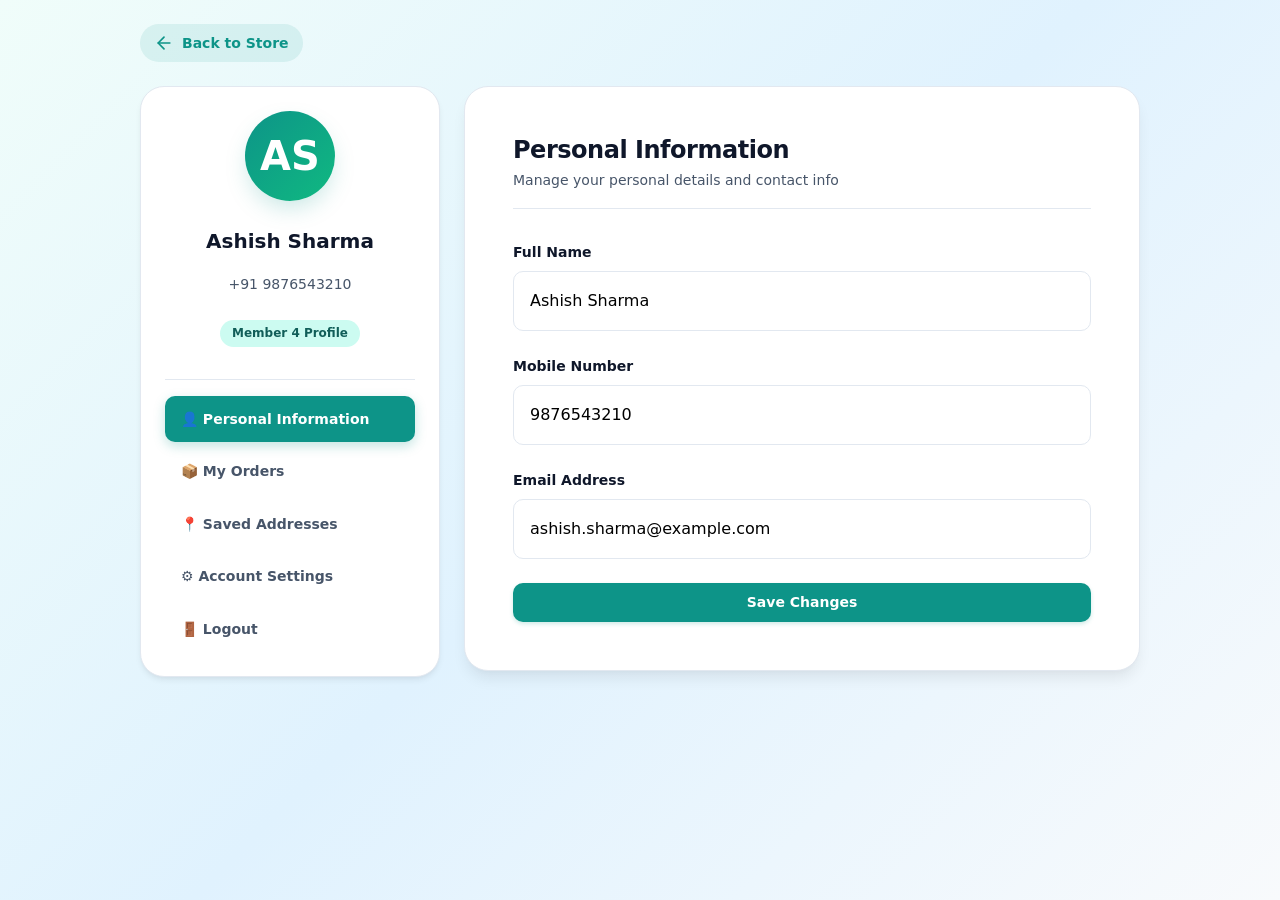
<file: frontend/pages/profile.html>
<!DOCTYPE html>
<html lang="en">
<head>
  <meta charset="UTF-8" />
  <meta name="viewport" content="width=device-width, initial-scale=1.0" />
  <meta name="description" content="MediCare Plus - User Profile & Order History" />
  <title>My Profile - MediCare Plus</title>
  <link rel="stylesheet" href="../css/style.css" />
  <link rel="stylesheet" href="../css/checkout.css" />
  <link rel="stylesheet" href="../css/profile.css" />
</head>
<body class="profile-page">

  <div class="profile-container">
    <!-- Header with Back Link -->
    <div class="profile-header">
      <a href="../index.html" class="back-link" aria-label="Back to home">
        <svg viewBox="0 0 24 24" width="20" height="20" stroke="currentColor" stroke-width="2" fill="none" stroke-linecap="round" stroke-linejoin="round">
          <line x1="19" y1="12" x2="5" y2="12"></line>
          <polyline points="12 19 5 12 12 5"></polyline>
        </svg>
        <span>Back to Store</span>
      </a>
    </div>

    <!-- Profile Main Layout -->
    <div class="profile-layout">
      <!-- Sidebar Navigation -->
      <aside class="profile-sidebar">
        <div class="profile-avatar-wrap" id="profile-avatar">AS</div>
        <div class="profile-user-name" id="sidebar-name">Ashish Sharma</div>
        <div class="profile-user-phone" id="sidebar-phone">+91 9876543210</div>
        <span class="profile-badge">Member 4 Profile</span>

        <div class="profile-nav-list">
          <button type="button" class="profile-nav-item active" data-tab="info">
            👤 Personal Information
          </button>
          <button type="button" class="profile-nav-item" data-tab="orders">
            📦 My Orders
          </button>
          <button type="button" class="profile-nav-item" data-tab="address">
            📍 Saved Addresses
          </button>
          <button type="button" class="profile-nav-item" data-tab="settings">
            ⚙️ Account Settings
          </button>
          <button type="button" class="profile-nav-item text-danger" data-tab="logout">
            🚪 Logout
          </button>
        </div>
      </aside>

      <!-- Content Area -->
      <main class="profile-content">
        <!-- Personal Information Section -->
        <section class="profile-section active" id="info-section">
          <h2 class="section-title">Personal Information</h2>
          <p class="section-subtitle">Manage your personal details and contact info</p>

          <form id="profile-form">
            <div class="form-group">
              <label for="profile-name">Full Name</label>
              <input type="text" id="profile-name" class="form-input" required />
            </div>
            <div class="form-group">
              <label for="profile-phone">Mobile Number</label>
              <input type="text" id="profile-phone" class="form-input" required />
            </div>
            <div class="form-group">
              <label for="profile-email">Email Address</label>
              <input type="email" id="profile-email" class="form-input" required />
            </div>
            <div class="step-actions" style="margin-top: var(--spacing-lg);">
              <button type="submit" class="btn btn-primary" id="save-info-btn">Save Changes</button>
            </div>
          </form>
        </section>

        <!-- Orders Section -->
        <section class="profile-section" id="orders-section">
          <h2 class="section-title">Order History</h2>
          <p class="section-subtitle">View and track your medicine orders</p>
          <div class="orders-list" id="orders-container">
            <!-- Populated via JS -->
          </div>
        </section>

        <!-- Address Book Section -->
        <section class="profile-section" id="address-section">
          <h2 class="section-title">Saved Delivery Address</h2>
          <p class="section-subtitle">Default address used for express checkout</p>

          <form id="address-form">
            <div class="form-row">
              <div class="form-group">
                <label for="addr-name">Full Name</label>
                <input type="text" id="addr-name" class="form-input" required />
              </div>
              <div class="form-group">
                <label for="addr-phone">Phone Number</label>
                <input type="text" id="addr-phone" class="form-input" required />
              </div>
            </div>
            <div class="form-group">
              <label for="addr-street">Street Address</label>
              <input type="text" id="addr-street" class="form-input" required />
            </div>
            <div class="form-row">
              <div class="form-group">
                <label for="addr-city">City</label>
                <input type="text" id="addr-city" class="form-input" required />
              </div>
              <div class="form-group">
                <label for="addr-state">State</label>
                <select id="addr-state" class="form-input" required>
                  <option value="">Select State</option>
                  <option value="Andhra Pradesh">Andhra Pradesh</option>
                  <option value="Delhi">Delhi</option>
                  <option value="Karnataka">Karnataka</option>
                  <option value="Maharashtra">Maharashtra</option>
                  <option value="Tamil Nadu">Tamil Nadu</option>
                  <option value="Uttar Pradesh">Uttar Pradesh</option>
                </select>
              </div>
            </div>
            <div class="form-group">
              <label for="addr-pincode">PIN Code</label>
              <input type="text" id="addr-pincode" class="form-input" maxlength="6" required />
            </div>
            <div class="step-actions" style="margin-top: var(--spacing-lg);">
              <button type="submit" class="btn btn-primary" id="save-addr-btn">Save Address</button>
            </div>
          </form>
        </section>

        <!-- Settings Section -->
        <section class="profile-section" id="settings-section">
          <h2 class="section-title">Account Settings</h2>
          <p class="section-subtitle">Manage preferences, security, and notifications</p>

          <div style="display: flex; flex-direction: column; gap: var(--spacing-lg);">
            <div class="checkbox-group">
              <label class="checkbox-label">
                <input type="checkbox" checked />
                <span>Receive order updates via SMS & WhatsApp</span>
              </label>
            </div>
            <div class="checkbox-group">
              <label class="checkbox-label">
                <input type="checkbox" checked />
                <span>Notify me about refill reminders for chronic medicines</span>
              </label>
            </div>
            <div class="checkbox-group">
              <label class="checkbox-label">
                <input type="checkbox" />
                <span>Promotional emails and discount offers</span>
              </label>
            </div>
          </div>
        </section>
      </main>
    </div>
  </div>

  <script type="module" ref="script" src="../js/profile.js"></script>
</body>
</html>
</file>
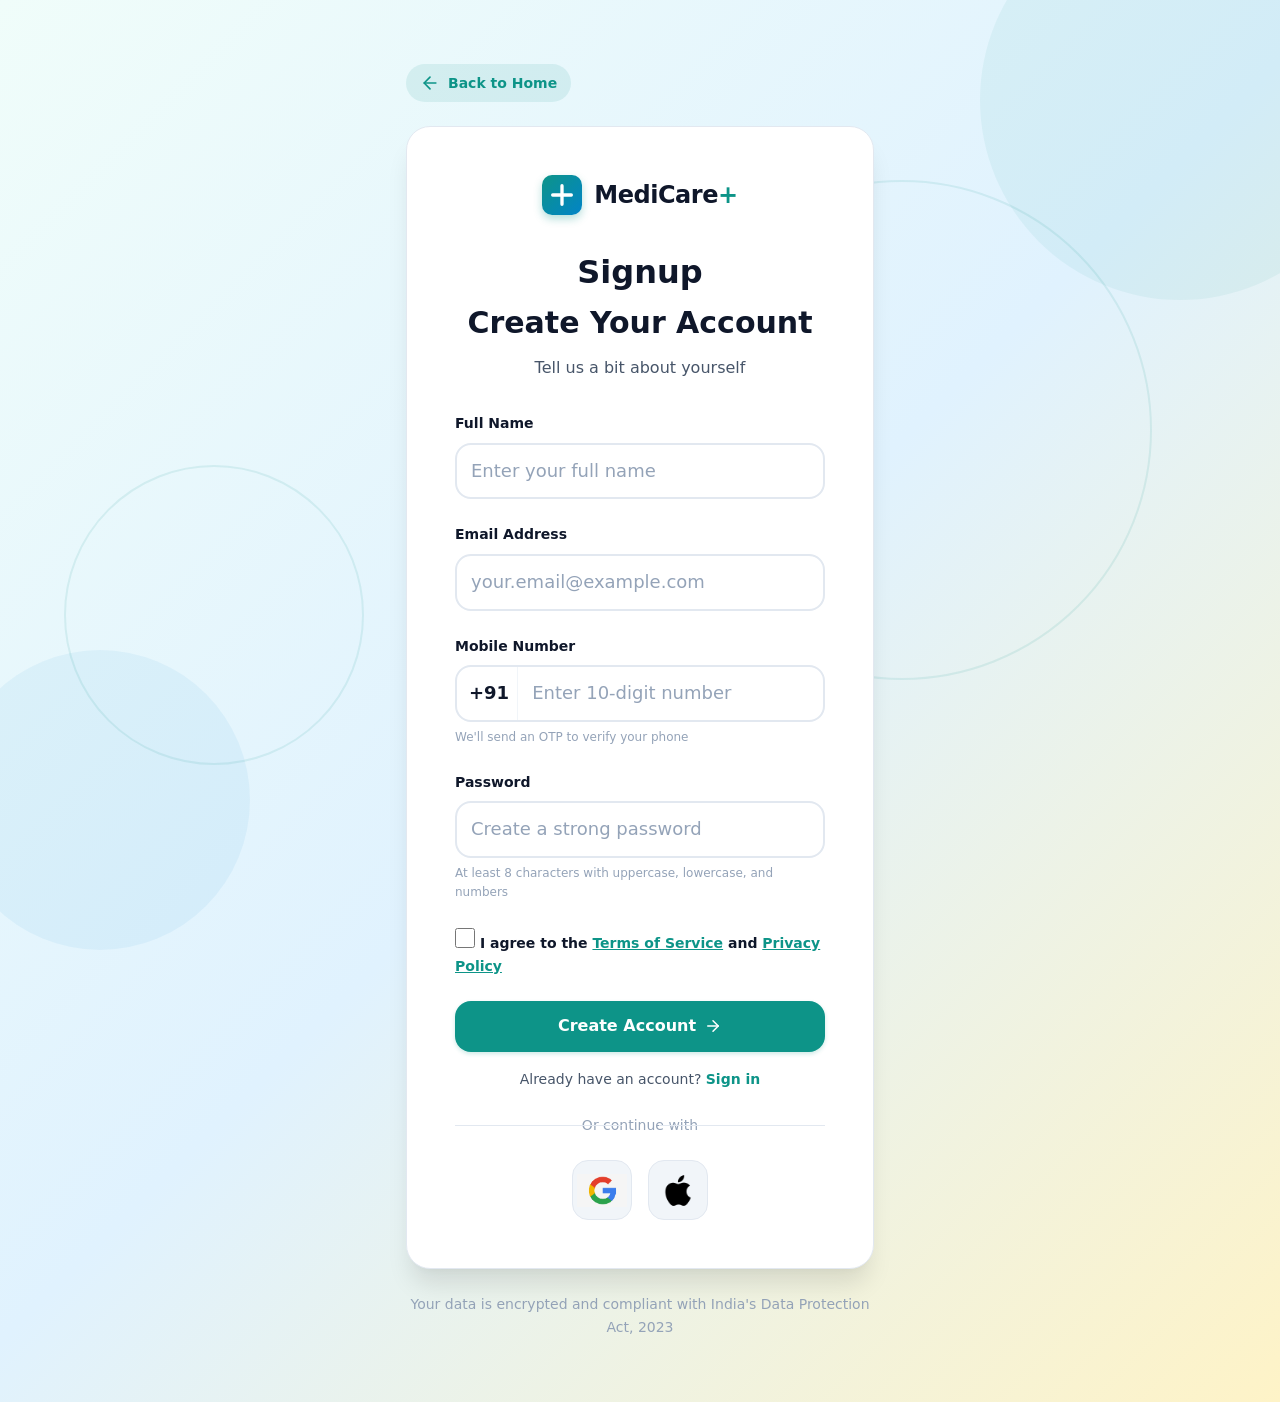
<file: frontend/pages/signup.html>
<!DOCTYPE html>
<html lang="en">
<head>
  <meta charset="UTF-8" />
  <meta name="viewport" content="width=device-width, initial-scale=1.0" />
  <meta name="description" content="MediCare Plus Signup - Create Your Account" />
  <title>Create Account - MediCare Plus</title>
  <link rel="stylesheet" href="../css/style.css" />
  <link rel="stylesheet" href="../css/login.css" />
</head>
<body class="login-page">

  <!-- Background Medical Theme -->
  <div class="login-bg-decoration">
    <div class="bg-blob blob-1"></div>
    <div class="bg-blob blob-2"></div>
    <div class="bg-circle circle-1"></div>
    <div class="bg-circle circle-2"></div>
  </div>

  <div class="login-container">
    <!-- Header with Back Link -->
    <div class="login-header">
      <a href="../index.html" class="back-link" aria-label="Back to home">
        <svg viewBox="0 0 24 24" width="20" height="20" stroke="currentColor" stroke-width="2" fill="none" stroke-linecap="round" stroke-linejoin="round">
          <line x1="19" y1="12" x2="5" y2="12"></line>
          <polyline points="12 19 5 12 12 5"></polyline>
        </svg>
        <span>Back to Home</span>
      </a>
    </div>

    <!-- Main Signup Card -->
    <div class="login-card">
      <!-- Brand Logo -->
      <div class="login-brand">
        <div class="brand-icon-wrap">
          <svg viewBox="0 0 24 24" width="32" height="32" stroke="currentColor" stroke-width="2.5" fill="none" stroke-linecap="round" stroke-linejoin="round">
            <path d="M12 5v14M5 12h14"/>
          </svg>
        </div>
        <h1>MediCare<span>+</span></h1>
      </div>

      <!-- Step 1: Personal Information -->
      <div class="login-step active" id="info-step">
        <div class="step-header">
          <h1>Signup</h1>
          <h2>Create Your Account</h2>
          <p>Tell us a bit about yourself</p>
        </div>

        <form class="signup-form" id="signup-form" onsubmit="handleSignupSubmit(event)">
          <div class="form-group">
            <label for="full-name">Full Name</label>
            <input
              type="text"
              id="full-name"
              class="form-input"
              placeholder="Enter your full name"
              required
              aria-label="Your full name"
            />
          </div>

          <div class="form-group">
            <label for="email-input">Email Address</label>
            <input
              type="email"
              id="email-input"
              class="form-input"
              placeholder="your.email@example.com"
              required
              aria-label="Your email address"
            />
          </div>

          <div class="form-group">
            <label for="phone-input-signup">Mobile Number</label>
            <div class="phone-input-wrapper">
              <span class="country-code">+91</span>
              <input
                type="tel"
                id="phone-input-signup"
                class="phone-input"
                placeholder="Enter 10-digit number"
                maxlength="10"
                pattern="[0-9]{10}"
                required
                aria-label="10-digit Indian mobile number"
              />
            </div>
            <p class="form-hint">We'll send an OTP to verify your phone</p>
          </div>

          <div class="form-group">
            <label for="password-input">Password</label>
            <input
              type="password"
              id="password-input"
              class="form-input"
              placeholder="Create a strong password"
              minlength="8"
              required
              aria-label="Create a password (minimum 8 characters)"
            />
            <p class="form-hint">At least 8 characters with uppercase, lowercase, and numbers</p>
          </div>

          <div class="form-group checkbox-group">
            <label class="checkbox-label">
              <input type="checkbox" id="terms-checkbox" required />
              <span>I agree to the <a href="#">Terms of Service</a> and <a href="#">Privacy Policy</a></span>
            </label>
          </div>

          <button type="submit" class="btn btn-primary btn-lg btn-block">
            <span>Create Account</span>
            <svg viewBox="0 0 24 24" width="18" height="18" stroke="currentColor" stroke-width="2" fill="none" stroke-linecap="round" stroke-linejoin="round">
              <line x1="5" y1="12" x2="19" y2="12"></line>
              <polyline points="12 5 19 12 12 19"></polyline>
            </svg>
          </button>
        </form>

        <!-- Login Link -->
        <div class="signup-prompt">
          <p>Already have an account? <a href="./login.html" class="signup-link">Sign in</a></p>
        </div>

        <div class="login-divider">Or continue with</div>

        <div class="social-logins">
          <button type="button" class="btn-social" aria-label="Signup with Google">
            <img src="../images/google-logo.webp" alt="Google" width="20" height="20" />
          </button>
          <button type="button" class="btn-social" aria-label="Signup with Apple">
            <img src="../images/Apple_logo_black.png" alt="Apple" width="20" height="20" />
          </button>
        </div>
      </div>

      <!-- Step 2: OTP Verification -->
      <div class="login-step" id="otp-step">
        <div class="step-header">
          <h2>🎮 Verify Your Phone</h2>
          <p id="otp-phone-display-signup">Sent to +91 XXXXXXXXXX</p>
        </div>

        <!-- Slingshot Game Container (Horizontal Layout) -->
        <div class="slingshot-container">
          <!-- LEFT: Slingshot Canvas + Game Controls -->
          <div class="slingshot-left-section">
            <!-- OTP Slots Display - ABOVE CANVAS -->
            <div class="otp-slots-wrapper">
              <div class="otp-slots" id="otp-slots-signup">
                <div class="otp-slot" data-index="0">
                  <span class="slot-value"></span>
                </div>
                <div class="otp-slot" data-index="1">
                  <span class="slot-value"></span>
                </div>
                <div class="otp-slot" data-index="2">
                  <span class="slot-value"></span>
                </div>
                <div class="otp-slot" data-index="3">
                  <span class="slot-value"></span>
                </div>
                <div class="otp-slot" data-index="4">
                  <span class="slot-value"></span>
                </div>
                <div class="otp-slot" data-index="5">
                  <span class="slot-value"></span>
                </div>
              </div>
            </div>

            <!-- Canvas -->
            <canvas id="slingshot-canvas-signup" class="slingshot-canvas" width="400" height="300"></canvas>

            <!-- Digit Buttons Grid -->
            <div class="digit-buttons" id="digit-buttons-signup">
              <!-- Populated by signup.js -->
            </div>

            <!-- Game Controls -->
            <div class="game-controls">
              <button type="button" class="btn btn-outline btn-sm" id="clear-otp-btn-signup" aria-label="Clear OTP">Clear</button>
              <button type="button" class="btn btn-primary btn-sm" id="verify-otp-btn-signup" aria-label="Verify OTP">Verify</button>
            </div>
          </div>

          <!-- DIVIDER: Big OR -->
          <div class="otp-divider">
            <div class="divider-line"></div>
            <div class="divider-text">OR</div>
            <div class="divider-line"></div>
          </div>

          <!-- RIGHT: Direct OTP Input Section -->
          <div class="otp-input-section">
            <!-- Accessibility Fallback (Direct Typing) -->
            <div class="fallback-input">
              <label for="direct-otp-input-signup">OR Enter OTP directly:</label>
              <input
                type="text"
                id="direct-otp-input-signup"
                class="direct-otp"
                placeholder="000000"
                maxlength="6"
                pattern="[0-9]{6}"
                aria-label="6-digit OTP code"
              />
            </div>

            <!-- Resend OTP -->
            <div class="resend-section">
              <p>Didn't receive the code? <button type="button" class="resend-btn" id="resend-otp-btn-signup">Resend in <span id="resend-timer-signup">60</span>s</button></p>
            </div>
          </div>
        </div>
      </div>

      <!-- Step 3: Success Screen -->
      <div class="login-step" id="success-step">
        <div class="success-content">
          <div class="success-icon">
            <svg viewBox="0 0 24 24" width="64" height="64" stroke="currentColor" stroke-width="2" fill="none" stroke-linecap="round" stroke-linejoin="round">
              <polyline points="20 6 9 17 4 12"></polyline>
            </svg>
          </div>
          <h2>Account Created!</h2>
          <p>Welcome to MediCare Plus. Your account is ready to use.</p>
          <button type="button" class="btn btn-primary btn-lg btn-block" id="continue-btn-signup">Go to Dashboard</button>
        </div>
      </div>
    </div>

    <!-- Footer Info -->
    <div class="login-footer">
      <p>Your data is encrypted and compliant with India's Data Protection Act, 2023</p>
    </div>
  </div>

  <!-- Toast Notification Container -->
  <div id="toast-container" class="toast-container" aria-live="polite"></div>

  <!-- Scripts -->
  <script type="module" src="../js/signup.js"></script>
</body>
</html>
</file>
<file: frontend/css/style.css>
/**
 * style.css: Core Design System and Component Styles for Online Medicine Shop
 * Maintained by Member 1 (Soham Shinde) - Foundation, Homepage & UI Components
 */

/* ==========================================================================
   1. DESIGN SYSTEM VARIABLES (:root)
   ========================================================================== */
:root {
  /* Brand Palette - Modern Healthcare & Pharmaceutical */
  --primary-color: #0d9488;       /* Medical Teal 600 */
  --primary-hover: #0f766e;       /* Teal 700 */
  --primary-dark: #115e59;        /* Teal 800 */
  --primary-light: #ccfbf1;       /* Teal 100 */
  --primary-subtle: #f0fdfa;      /* Teal 50 */

  --secondary-color: #0284c7;     /* Clinical Sky 600 */
  --secondary-hover: #0369a1;     /* Sky 700 */
  --secondary-light: #e0f2fe;     /* Sky 100 */

  --accent-color: #10b981;        /* Wellness Emerald 500 */
  --accent-hover: #059669;        /* Emerald 600 */
  --accent-light: #d1fae5;        /* Emerald 100 */

  /* Status & Regulatory */
  --warning-color: #d97706;       /* Rx Prescription Required (Amber 600) */
  --warning-light: #fef3c7;       /* Amber 100 */
  --warning-border: #fcd34d;      /* Amber 300 */
  
  --danger-color: #e11d48;        /* Rose 600 */
  --danger-light: #ffe4e6;        /* Rose 100 */

  --success-color: #10b981;       /* Emerald 500 */
  --success-light: #d1fae5;       /* Emerald 100 */

  /* Neutral Backgrounds & Surfaces */
  --background-color: #f8fafc;   /* Slate 50 */
  --bg-surface: #ffffff;
  --bg-muted: #f1f5f9;           /* Slate 100 */
  --bg-card: #ffffff;
  --bg-dark: #0f172a;            /* Slate 900 */

  /* Typography Colors */
  --text-main: #0f172a;           /* Slate 900 */
  --text-light: #475569;          /* Slate 600 */
  --text-muted: #94a3b8;          /* Slate 400 */
  --text-inverted: #ffffff;

  /* Borders & Dividers */
  --border-color: #e2e8f0;        /* Slate 200 */
  --border-subtle: #f1f5f9;       /* Slate 100 */
  --border-focus: #0d9488;

  /* Typography Hierarchy */
  --font-family-main: system-ui, -apple-system, BlinkMacSystemFont, 'Segoe UI', Roboto, 'Helvetica Neue', Arial, sans-serif;
  --font-size-xs: 0.75rem;       /* 12px */
  --font-size-sm: 0.875rem;      /* 14px */
  --font-size-base: 1rem;        /* 16px */
  --font-size-md: 1.125rem;      /* 18px */
  --font-size-lg: 1.25rem;       /* 20px */
  --font-size-xl: 1.5rem;        /* 24px */
  --font-size-2xl: 1.875rem;     /* 30px */
  --font-size-3xl: 2.25rem;      /* 36px */
  --font-size-4xl: 3rem;         /* 48px */

  /* Spacing Scale */
  --spacing-xs: 4px;
  --spacing-sm: 8px;
  --spacing-md: 16px;
  --spacing-lg: 24px;
  --spacing-xl: 32px;
  --spacing-2xl: 48px;
  --spacing-3xl: 64px;

  /* Border Radii */
  --radius-sm: 6px;
  --radius-md: 10px;
  --radius-lg: 16px;
  --radius-xl: 24px;
  --radius-pill: 9999px;

  /* Shadows & Elevations */
  --shadow-sm: 0 1px 3px rgba(0, 0, 0, 0.06), 0 1px 2px rgba(0, 0, 0, 0.04);
  --shadow-md: 0 4px 6px -1px rgba(0, 0, 0, 0.07), 0 2px 4px -2px rgba(0, 0, 0, 0.04);
  --shadow-lg: 0 10px 15px -3px rgba(0, 0, 0, 0.08), 0 4px 6px -4px rgba(0, 0, 0, 0.03);
  --shadow-xl: 0 20px 25px -5px rgba(0, 0, 0, 0.1), 0 8px 10px -6px rgba(0, 0, 0, 0.04);
  --shadow-teal: 0 10px 25px -5px rgba(13, 148, 136, 0.25);

  /* Transitions */
  --transition-fast: 0.15s ease;
  --transition-normal: 0.25s cubic-bezier(0.4, 0, 0.2, 1);
  --transition-slow: 0.35s cubic-bezier(0.4, 0, 0.2, 1);

  /* Container */
  --container-max-width: 1240px;
}

/* ==========================================================================
   2. GLOBAL RESET & BASE STYLES
   ========================================================================== */
*, *::before, *::after {
  box-sizing: border-box;
  margin: 0;
  padding: 0;
}

html {
  scroll-behavior: smooth;
}

body {
  font-family: var(--font-family-main);
  background-color: var(--background-color);
  color: var(--text-main);
  line-height: 1.6;
  -webkit-font-smoothing: antialiased;
  -moz-osx-font-smoothing: grayscale;
  display: flex;
  flex-direction: column;
  min-height: 100vh;
}

img {
  max-width: 100%;
  height: auto;
  display: block;
}

a {
  color: inherit;
  text-decoration: none;
  transition: color var(--transition-fast);
}

button, input, select, textarea {
  font: inherit;
}

button {
  cursor: pointer;
  border: none;
  background: none;
}

ul, ol {
  list-style: none;
}

/* Utilities */
.container {
  width: 100%;
  max-width: var(--container-max-width);
  margin-left: auto;
  margin-right: auto;
  padding-left: var(--spacing-md);
  padding-right: var(--spacing-md);
}

.section {
  padding-top: var(--spacing-3xl);
  padding-bottom: var(--spacing-3xl);
}

.section-header {
  text-align: center;
  max-width: 680px;
  margin: 0 auto var(--spacing-2xl);
}

.section-badge {
  display: inline-block;
  font-size: var(--font-size-xs);
  font-weight: 700;
  text-transform: uppercase;
  letter-spacing: 0.08em;
  color: var(--primary-color);
  background: var(--primary-light);
  padding: 4px 12px;
  border-radius: var(--radius-pill);
  margin-bottom: var(--spacing-sm);
}

.section-title {
  font-size: var(--font-size-3xl);
  font-weight: 800;
  color: var(--text-main);
  line-height: 1.25;
  margin-bottom: var(--spacing-sm);
  letter-spacing: -0.02em;
}

.section-subtitle {
  font-size: var(--font-size-base);
  color: var(--text-light);
  line-height: 1.6;
}

/* ==========================================================================
   3. UI COMPONENTS: BUTTONS
   ========================================================================== */
.btn {
  display: inline-flex;
  align-items: center;
  justify-content: center;
  gap: var(--spacing-sm);
  padding: 10px 20px;
  font-size: var(--font-size-sm);
  font-weight: 600;
  border-radius: var(--radius-md);
  transition: all var(--transition-normal);
  white-space: nowrap;
  line-height: 1.4;
}

.btn-primary {
  background-color: var(--primary-color);
  color: var(--text-inverted);
  box-shadow: 0 2px 4px rgba(13, 148, 136, 0.2);
}

.btn-primary:hover {
  background-color: var(--primary-hover);
  box-shadow: 0 4px 10px rgba(13, 148, 136, 0.35);
  transform: translateY(-1px);
}

.btn-primary:active {
  transform: translateY(0);
}

.btn-secondary {
  background-color: var(--secondary-color);
  color: var(--text-inverted);
}

.btn-secondary:hover {
  background-color: var(--secondary-hover);
  transform: translateY(-1px);
}

.btn-outline {
  border: 1.5px solid var(--border-color);
  background-color: var(--bg-surface);
  color: var(--text-main);
}

.btn-outline:hover {
  border-color: var(--primary-color);
  color: var(--primary-color);
  background-color: var(--primary-subtle);
}

.btn-outline-primary {
  border: 1.5px solid var(--primary-color);
  color: var(--primary-color);
  background: transparent;
}

.btn-outline-primary:hover {
  background-color: var(--primary-color);
  color: var(--text-inverted);
}

.btn-pill {
  border-radius: var(--radius-pill);
}

.btn-sm {
  padding: 6px 14px;
  font-size: var(--font-size-xs);
}

.btn-lg {
  padding: 14px 28px;
  font-size: var(--font-size-base);
  border-radius: var(--radius-lg);
}

.btn-icon {
  width: 40px;
  height: 40px;
  padding: 0;
  border-radius: var(--radius-md);
  display: inline-flex;
  align-items: center;
  justify-content: center;
}

/* ==========================================================================
   4. UI COMPONENTS: BADGES & TAGS
   ========================================================================== */
.badge {
  display: inline-flex;
  align-items: center;
  gap: 4px;
  padding: 3px 8px;
  font-size: var(--font-size-xs);
  font-weight: 600;
  border-radius: var(--radius-pill);
  line-height: 1.3;
}

.badge-rx {
  background-color: var(--warning-light);
  color: var(--warning-color);
  border: 1px solid var(--warning-border);
  font-weight: 700;
}

.badge-schedule-h {
  background-color: #fee2e2;
  color: #b91c1c;
  border: 1px solid #fca5a5;
  font-weight: 700;
  letter-spacing: 0.02em;
}

.badge-ayurvedic {
  background-color: #ecfdf5;
  color: #047857;
  border: 1px solid #a7f3d0;
  font-weight: 700;
}

.badge-otc {
  background-color: var(--success-light);
  color: var(--accent-hover);
}

.badge-discount {
  background-color: var(--danger-light);
  color: var(--danger-color);
  font-weight: 700;
}

.badge-category {
  background-color: var(--bg-muted);
  color: var(--text-light);
}

/* ==========================================================================
   5. HEADER & NAVIGATION
   ========================================================================== */
.top-bar {
  background-color: var(--bg-dark);
  color: #cbd5e1;
  font-size: var(--font-size-xs);
  padding: 6px 0;
  border-bottom: 1px solid rgba(255, 255, 255, 0.08);
}

.top-bar-inner {
  display: flex;
  justify-content: space-between;
  align-items: center;
}

.top-bar-contact {
  display: flex;
  gap: var(--spacing-lg);
}

.top-bar-contact span {
  display: flex;
  align-items: center;
  gap: 6px;
}

.top-bar-promo {
  font-weight: 500;
  color: #38bdf8;
}

.site-header {
  position: sticky;
  top: 0;
  z-index: 100;
  background-color: #000000;
  backdrop-filter: blur(8px);
  border-bottom: 2px solid #10b981;
  box-shadow: 0 4px 12px rgba(0, 0, 0, 0.4);
  transition: all var(--transition-normal);
}

.header-main {
  display: flex;
  align-items: center;
  justify-content: space-between;
  gap: var(--spacing-lg);
  padding: var(--spacing-md) 0;
}

.brand-logo {
  display: flex;
  align-items: center;
  gap: 10px;
  font-size: var(--font-size-xl);
  font-weight: 800;
  color: #10b981;
  letter-spacing: -0.02em;
  transition: transform 0.25s cubic-bezier(0.34, 1.56, 0.64, 1);
}

.brand-logo:hover {
  transform: scale(1.02);
}

.brand-icon-wrap {
  width: 40px;
  height: 40px;
  background: linear-gradient(135deg, var(--primary-color), var(--secondary-color));
  color: var(--text-inverted);
  border-radius: var(--radius-md);
  display: flex;
  align-items: center;
  justify-content: center;
  box-shadow: 0 4px 8px rgba(13, 148, 136, 0.3);
  transition: transform 0.35s cubic-bezier(0.34, 1.56, 0.64, 1), box-shadow 0.25s ease;
}

.brand-logo:hover .brand-icon-wrap {
  transform: rotate(90deg) scale(1.08);
  box-shadow: 0 6px 14px rgba(13, 148, 136, 0.45);
}

.brand-name {
  color: #ffffff;
  transition: color var(--transition-fast);
}

.brand-name span {
  color: var(--primary-color);
}

/* Header Search */
.header-search-form {
  flex: 1;
  max-width: 460px;
  position: relative;
}

.search-input-wrap {
  position: relative;
  display: flex;
  align-items: center;
}

.search-icon {
  position: absolute;
  left: 14px;
  color: #6b7280;
  pointer-events: none;
  transition: color var(--transition-fast);
}

.header-search-input {
  width: 100%;
  padding: 10px 16px 10px 42px;
  font-size: var(--font-size-sm);
  background-color: #1a1a1a;
  border: 1.5px solid #333333;
  border-radius: var(--radius-pill);
  color: #ffffff;
  outline: none;
  transition: all var(--transition-normal);
}

.header-search-input::placeholder {
  color: #6b7280;
}

.header-search-input:focus {
  background-color: #1a1a1a;
  border-color: #10b981;
  box-shadow: 0 0 0 4px rgba(16, 185, 129, 0.1);
}

.header-search-form:focus-within .search-icon {
  color: var(--primary-color);
}

/* Navigation Links with Smooth Hover Animation */
.main-nav {
  display: flex;
  align-items: center;
  gap: var(--spacing-md);
}

.nav-links {
  display: flex;
  align-items: center;
  gap: 6px;
}

.nav-link {
  font-size: var(--font-size-sm);
  font-weight: 600;
  color: #d1d5db;
  padding: 8px 16px;
  border-radius: var(--radius-pill);
  position: relative;
  transition: color 0.25s ease, background-color 0.25s ease, transform 0.25s cubic-bezier(0.34, 1.56, 0.64, 1);
  display: inline-flex;
  align-items: center;
  text-decoration: none;
  overflow: hidden;
}

/* Animated Underline Indicator */
.nav-link::after {
  content: '';
  position: absolute;
  bottom: 3px;
  left: 50%;
  width: 0;
  height: 2.5px;
  background: linear-gradient(90deg, #10b981, #34d399);
  border-radius: var(--radius-pill);
  transform: translateX(-50%);
  transition: width 0.28s cubic-bezier(0.4, 0, 0.2, 1);
}

.nav-link:hover {
  color: #10b981;
  background-color: rgba(16, 185, 129, 0.08);
  transform: translateY(-2px);
}

.nav-link:hover::after {
  width: 60%;
}

.nav-link.active {
  color: #10b981;
  background-color: rgba(16, 185, 129, 0.12);
  font-weight: 700;
}

.nav-link.active::after {
  width: 60%;
  background: #10b981;
}

/* Header Actions */
.header-actions {
  display: flex;
  align-items: center;
  gap: var(--spacing-md);
}

.btn-cart {
  position: relative;
  width: 44px;
  height: 44px;
  background-color: #1a1a1a;
  border-radius: var(--radius-pill);
  display: flex;
  align-items: center;
  justify-content: center;
  color: #10b981;
  transition: all 0.25s cubic-bezier(0.34, 1.56, 0.64, 1);
}

.btn-cart:hover {
  background-color: rgba(16, 185, 129, 0.12);
  color: #10b981;
  transform: translateY(-2px) scale(1.06);
  box-shadow: 0 4px 12px rgba(16, 185, 129, 0.2);
}

.btn-cart:hover .cart-badge {
  transform: scale(1.18);
  animation: badgeBounce 0.4s ease;
}

@keyframes badgeBounce {
  0%, 100% { transform: scale(1.18); }
  50% { transform: scale(1.35); }
}

.cart-badge {
  position: absolute;
  top: -2px;
  right: -2px;
  background-color: var(--danger-color);
  color: var(--text-inverted);
  font-size: 11px;
  font-weight: 700;
  min-width: 19px;
  height: 19px;
  border-radius: var(--radius-pill);
  display: flex;
  align-items: center;
  justify-content: center;
  padding: 0 4px;
  border: 2px solid var(--bg-surface);
  transition: transform 0.2s cubic-bezier(0.34, 1.56, 0.64, 1);
}

.mobile-toggle {
  display: none;
  width: 40px;
  height: 40px;
  align-items: center;
  justify-content: center;
  color: #10b981;
}

/* ==========================================================================
   6. HERO SECTION
   ========================================================================== */
.hero-section {
  position: relative;
  background: linear-gradient(135deg, #f0fdfa 0%, #e0f2fe 50%, #f8fafc 100%);
  padding: var(--spacing-3xl) 0 calc(var(--spacing-3xl) + 20px);
  overflow: hidden;
  border-bottom: 1px solid var(--border-color);
}

.hero-grid {
  display: grid;
  grid-template-columns: 1.15fr 0.85fr;
  align-items: center;
  gap: var(--spacing-2xl);
}

.hero-tag {
  display: inline-flex;
  align-items: center;
  gap: 8px;
  background-color: var(--bg-surface);
  color: var(--primary-dark);
  font-size: var(--font-size-xs);
  font-weight: 700;
  padding: 6px 14px;
  border-radius: var(--radius-pill);
  border: 1px solid rgba(13, 148, 136, 0.2);
  box-shadow: var(--shadow-sm);
  margin-bottom: var(--spacing-md);
}

.hero-title {
  font-size: clamp(2.2rem, 4.5vw, 3.4rem);
  font-weight: 800;
  line-height: 1.18;
  color: var(--text-main);
  margin-bottom: var(--spacing-md);
  letter-spacing: -0.03em;
}

.hero-title .highlight {
  color: var(--primary-color);
  position: relative;
  display: inline-block;
}

.hero-description {
  font-size: var(--font-size-md);
  color: var(--text-light);
  line-height: 1.65;
  margin-bottom: var(--spacing-xl);
  max-width: 540px;
}

.hero-actions {
  display: flex;
  flex-wrap: wrap;
  gap: var(--spacing-md);
  margin-bottom: var(--spacing-2xl);
}

.hero-stats {
  display: flex;
  align-items: center;
  gap: var(--spacing-xl);
  padding-top: var(--spacing-md);
  border-top: 1px solid rgba(226, 232, 240, 0.8);
}

.stat-item {
  display: flex;
  flex-direction: column;
}

.stat-number {
  font-size: var(--font-size-xl);
  font-weight: 800;
  color: var(--text-main);
}

.stat-label {
  font-size: var(--font-size-xs);
  color: var(--text-muted);
  font-weight: 600;
}

/* Hero Right Visual Card */
.hero-visual {
  position: relative;
}

.hero-card {
  background-color: var(--bg-surface);
  border-radius: var(--radius-xl);
  padding: var(--spacing-xl);
  box-shadow: var(--shadow-xl);
  border: 1px solid var(--border-color);
  position: relative;
}

.hero-prescription-box {
  background: linear-gradient(135deg, var(--primary-subtle), var(--secondary-light));
  border: 2px dashed var(--primary-color);
  border-radius: var(--radius-lg);
  padding: var(--spacing-lg);
  text-align: center;
  transition: all var(--transition-normal);
}

.hero-prescription-box:hover {
  background-color: var(--primary-light);
  transform: translateY(-2px);
}

.prescription-icon-circle {
  width: 56px;
  height: 56px;
  background-color: var(--primary-color);
  color: var(--text-inverted);
  border-radius: 50%;
  display: flex;
  align-items: center;
  justify-content: center;
  margin: 0 auto var(--spacing-md);
  box-shadow: var(--shadow-teal);
}

.hero-prescription-box h3 {
  font-size: var(--font-size-md);
  font-weight: 700;
  margin-bottom: 4px;
}

.hero-prescription-box p {
  font-size: var(--font-size-xs);
  color: var(--text-light);
  margin-bottom: var(--spacing-md);
}

.floating-badge {
  position: absolute;
  background: var(--bg-surface);
  padding: 10px 14px;
  border-radius: var(--radius-md);
  box-shadow: var(--shadow-lg);
  display: flex;
  align-items: center;
  gap: 10px;
  font-size: var(--font-size-xs);
  font-weight: 700;
  border: 1px solid var(--border-color);
}

.floating-badge-1 {
  top: -12px;
  right: -10px;
  color: var(--primary-dark);
}

.floating-badge-2 {
  bottom: -16px;
  left: -10px;
  color: var(--accent-hover);
}

/* ==========================================================================
   7. TRUST / VALUE PROPOSITION FEATURES
   ========================================================================== */
.features-section {
  background-color: var(--bg-surface);
  border-bottom: 1px solid var(--border-color);
  padding: var(--spacing-xl) 0;
}

.features-grid {
  display: grid;
  grid-template-columns: repeat(4, 1fr);
  gap: var(--spacing-lg);
}

.feature-item {
  display: flex;
  align-items: flex-start;
  gap: var(--spacing-md);
  padding: var(--spacing-md);
  border-radius: var(--radius-lg);
  transition: background-color var(--transition-fast);
}

.feature-item:hover {
  background-color: var(--bg-muted);
}

.feature-icon-wrap {
  width: 52px;
  height: 52px;
  flex-shrink: 0;
  border-radius: var(--radius-md);
  background-color: var(--primary-light);
  color: var(--primary-color);
  display: flex;
  align-items: center;
  justify-content: center;
}

.feature-text h4 {
  font-size: var(--font-size-sm);
  font-weight: 700;
  color: var(--text-main);
  margin-bottom: 3px;
}

.feature-text p {
  font-size: var(--font-size-xs);
  color: var(--text-light);
  line-height: 1.45;
}

/* ==========================================================================
   8. CATEGORIES SECTION
   ========================================================================== */
.categories-section {
  background-color: var(--background-color);
}

.categories-grid {
  display: grid;
  grid-template-columns: repeat(auto-fill, minmax(240px, 1fr));
  gap: var(--spacing-md);
}

.category-card {
  background-color: var(--bg-surface);
  border: 1.5px solid var(--border-color);
  border-radius: var(--radius-lg);
  padding: var(--spacing-lg);
  display: flex;
  flex-direction: column;
  transition: all var(--transition-normal);
  cursor: pointer;
  position: relative;
}

.category-card:hover, .category-card.active {
  border-color: var(--primary-color);
  box-shadow: var(--shadow-md);
  transform: translateY(-3px);
}

.category-card.active {
  background: linear-gradient(180deg, var(--primary-subtle) 0%, var(--bg-surface) 100%);
}

.category-card-top {
  display: flex;
  justify-content: space-between;
  align-items: flex-start;
  margin-bottom: var(--spacing-md);
}

.category-icon-box {
  width: 48px;
  height: 48px;
  border-radius: var(--radius-md);
  background-color: var(--primary-light);
  color: var(--primary-color);
  display: flex;
  align-items: center;
  justify-content: center;
  transition: all var(--transition-normal);
}

.category-card:hover .category-icon-box {
  background-color: var(--primary-color);
  color: var(--text-inverted);
}

.category-name {
  font-size: var(--font-size-md);
  font-weight: 700;
  color: var(--text-main);
  margin-bottom: 4px;
}

.category-desc {
  font-size: var(--font-size-xs);
  color: var(--text-light);
  line-height: 1.4;
  margin-bottom: var(--spacing-md);
  flex-grow: 1;
}

.category-footer {
  display: flex;
  align-items: center;
  justify-content: space-between;
  font-size: var(--font-size-xs);
  font-weight: 600;
  color: var(--primary-color);
  padding-top: var(--spacing-sm);
  border-top: 1px solid var(--border-subtle);
}

/* ==========================================================================
   9. FILTER CONTROLS & CONTROLS BAR
   ========================================================================== */
.catalog-controls {
  display: flex;
  justify-content: space-between;
  align-items: center;
  flex-wrap: wrap;
  gap: var(--spacing-md);
  margin-bottom: var(--spacing-xl);
  padding-bottom: var(--spacing-md);
  border-bottom: 1px solid var(--border-color);
}

.filter-pills {
  display: flex;
  flex-wrap: wrap;
  gap: var(--spacing-sm);
}

.filter-pill {
  padding: 8px 18px;
  border-radius: var(--radius-pill);
  font-size: var(--font-size-xs);
  font-weight: 600;
  background-color: var(--bg-surface);
  border: 1px solid var(--border-color);
  color: var(--text-light);
  transition: all var(--transition-fast);
}

.filter-pill:hover {
  border-color: var(--primary-color);
  color: var(--primary-color);
}

.filter-pill.active {
  background-color: var(--primary-color);
  border-color: var(--primary-color);
  color: var(--text-inverted);
  box-shadow: 0 2px 6px rgba(13, 148, 136, 0.25);
}

.results-count {
  font-size: var(--font-size-sm);
  color: var(--text-muted);
}

.results-count strong {
  color: var(--text-main);
}

.catalog-refinements {
  display: flex;
  align-items: center;
  justify-content: flex-end;
  flex-wrap: wrap;
  gap: var(--spacing-sm);
}

.catalog-select-label,
.catalog-stock-toggle {
  display: inline-flex;
  align-items: center;
  gap: 8px;
  color: var(--text-muted);
  font-size: var(--font-size-xs);
  font-weight: 600;
}

.catalog-select {
  min-height: 38px;
  padding: 7px 30px 7px 10px;
  border: 1px solid var(--border-color);
  border-radius: var(--radius-md);
  background: var(--bg-surface);
  color: var(--text-main);
  font: inherit;
}

.catalog-stock-toggle input { accent-color: var(--primary-color); }

.catalog-reset {
  border: 0;
  background: transparent;
  color: var(--primary-color);
  font: inherit;
  font-size: var(--font-size-xs);
  font-weight: 700;
  cursor: pointer;
}

.catalog-reset:hover { text-decoration: underline; }

@media (max-width: 760px) {
  .catalog-controls { align-items: flex-start; }
  .catalog-refinements { justify-content: flex-start; width: 100%; }
  .catalog-select-label { flex: 1 1 180px; justify-content: space-between; }
}

/* ==========================================================================
   10. PRODUCT GRID & CARDS
   ========================================================================== */
.products-grid {
  display: grid;
  grid-template-columns: repeat(auto-fill, minmax(260px, 1fr));
  gap: var(--spacing-lg);
}

.product-card {
  background-color: var(--bg-surface);
  border: 1px solid var(--border-color);
  border-radius: var(--radius-lg);
  overflow: hidden;
  display: flex;
  flex-direction: column;
  transition: all var(--transition-normal);
  position: relative;
}

.product-card:hover {
  border-color: rgba(13, 148, 136, 0.4);
  box-shadow: var(--shadow-lg);
  transform: translateY(-4px);
}

.product-img-wrap {
  position: relative;
  width: 100%;
  height: 210px;
  background: radial-gradient(circle at center, #ffffff 45%, #f8fafc 100%);
  display: flex;
  align-items: center;
  justify-content: center;
  padding: 18px;
  overflow: hidden;
  border-bottom: 1px solid var(--border-subtle);
}

.product-img {
  max-width: 100%;
  max-height: 100%;
  width: auto;
  height: auto;
  object-fit: contain;
  transition: transform 0.35s cubic-bezier(0.34, 1.56, 0.64, 1), filter 0.3s ease;
  filter: drop-shadow(0 4px 6px rgba(0, 0, 0, 0.08));
}

.product-card:hover .product-img {
  transform: scale(1.08) translateY(-4px);
  filter: drop-shadow(0 10px 18px rgba(0, 0, 0, 0.14));
}

.product-badges {
  position: absolute;
  top: 12px;
  left: 12px;
  display: flex;
  flex-direction: column;
  gap: 6px;
  z-index: 2;
}

.product-body {
  padding: var(--spacing-lg);
  display: flex;
  flex-direction: column;
  flex-grow: 1;
}

.product-brand {
  font-size: var(--font-size-xs);
  font-weight: 700;
  color: var(--primary-color);
  text-transform: uppercase;
  letter-spacing: 0.05em;
  margin-bottom: 4px;
}

.product-title {
  font-size: var(--font-size-md);
  font-weight: 700;
  color: var(--text-main);
  line-height: 1.35;
  margin-bottom: 6px;
  display: -webkit-box;
  -webkit-line-clamp: 2;
  -webkit-box-orient: vertical;
  overflow: hidden;
  height: 48px;
}

.product-dosage {
  font-size: var(--font-size-xs);
  color: var(--text-muted);
  margin-bottom: var(--spacing-sm);
}

.product-rating {
  display: flex;
  align-items: center;
  gap: 4px;
  font-size: var(--font-size-xs);
  color: #f59e0b;
  margin-bottom: var(--spacing-md);
}

.rating-count {
  color: var(--text-muted);
  margin-left: 2px;
}

.product-footer {
  display: flex;
  align-items: center;
  justify-content: space-between;
  margin-top: auto;
  padding-top: var(--spacing-md);
  border-top: 1px solid var(--border-subtle);
}

.price-box {
  display: flex;
  flex-direction: column;
}

.price-current {
  font-size: var(--font-size-xl);
  font-weight: 800;
  color: var(--text-main);
  line-height: 1.1;
}

.price-original {
  font-size: var(--font-size-xs);
  color: var(--text-muted);
  text-decoration: line-through;
}

.btn-add-cart {
  padding: 8px 16px;
  font-size: var(--font-size-xs);
}

/* ==========================================================================
   11. PRESCRIPTION CALLOUT BANNER
   ========================================================================== */
.rx-banner-section {
  background: linear-gradient(135deg, var(--primary-color) 0%, #0369a1 100%);
  color: var(--text-inverted);
  border-radius: var(--radius-xl);
  padding: var(--spacing-2xl) var(--spacing-xl);
  margin: var(--spacing-2xl) auto;
  position: relative;
  overflow: hidden;
  box-shadow: var(--shadow-xl);
}

.rx-banner-grid {
  display: grid;
  grid-template-columns: 1.3fr 0.7fr;
  align-items: center;
  gap: var(--spacing-2xl);
  position: relative;
  z-index: 2;
}

.rx-banner-content h2 {
  font-size: var(--font-size-2xl);
  font-weight: 800;
  line-height: 1.25;
  margin-bottom: var(--spacing-sm);
}

.rx-banner-content p {
  font-size: var(--font-size-base);
  opacity: 0.9;
  line-height: 1.6;
  margin-bottom: var(--spacing-lg);
  max-width: 580px;
}

.rx-steps {
  display: flex;
  gap: var(--spacing-lg);
  margin-bottom: var(--spacing-xl);
}

.rx-step-item {
  display: flex;
  align-items: center;
  gap: 10px;
  font-size: var(--font-size-sm);
  font-weight: 600;
}

.rx-step-number {
  width: 28px;
  height: 28px;
  background-color: rgba(255, 255, 255, 0.2);
  border-radius: 50%;
  display: flex;
  align-items: center;
  justify-content: center;
  font-size: var(--font-size-xs);
  font-weight: 800;
}

.rx-banner-action {
  text-align: center;
}

.btn-upload-lg {
  background-color: var(--bg-surface);
  color: var(--primary-dark);
  font-weight: 700;
  padding: 14px 28px;
  box-shadow: 0 4px 12px rgba(0, 0, 0, 0.15);
}

.btn-upload-lg:hover {
  background-color: var(--primary-subtle);
  transform: translateY(-2px);
}

/* ==========================================================================
   12. TESTIMONIALS & FAQ
   ========================================================================== */
.testimonials-grid {
  display: grid;
  grid-template-columns: repeat(3, 1fr);
  gap: var(--spacing-lg);
}

.testimonial-card {
  background-color: var(--bg-surface);
  border: 1px solid var(--border-color);
  border-radius: var(--radius-lg);
  padding: var(--spacing-xl);
  display: flex;
  flex-direction: column;
  box-shadow: var(--shadow-sm);
}

.testimonial-quote {
  font-size: var(--font-size-sm);
  color: var(--text-light);
  line-height: 1.6;
  margin-bottom: var(--spacing-lg);
  flex-grow: 1;
}

.testimonial-user {
  display: flex;
  align-items: center;
  gap: 12px;
}

.testimonial-avatar {
  width: 44px;
  height: 44px;
  border-radius: 50%;
  object-fit: cover;
}

.user-info h4 {
  font-size: var(--font-size-sm);
  font-weight: 700;
  color: var(--text-main);
}

.user-info p {
  font-size: var(--font-size-xs);
  color: var(--text-muted);
}

/* FAQ */
.faq-grid {
  max-width: 800px;
  margin: 0 auto;
  display: flex;
  flex-direction: column;
  gap: var(--spacing-md);
}

.faq-item {
  background-color: var(--bg-surface);
  border: 1px solid var(--border-color);
  border-radius: var(--radius-md);
  overflow: hidden;
  transition: border-color var(--transition-fast);
}

.faq-item:hover {
  border-color: var(--primary-color);
}

.faq-question {
  width: 100%;
  padding: var(--spacing-lg);
  text-align: left;
  font-weight: 700;
  font-size: var(--font-size-base);
  color: var(--text-main);
  display: flex;
  justify-content: space-between;
  align-items: center;
  gap: var(--spacing-md);
}

.faq-icon {
  transition: transform var(--transition-normal);
  color: var(--primary-color);
}

.faq-item.active .faq-icon {
  transform: rotate(180deg);
}

.faq-answer {
  padding: 0 var(--spacing-lg) var(--spacing-lg);
  font-size: var(--font-size-sm);
  color: var(--text-light);
  line-height: 1.6;
  display: none;
}

.faq-item.active .faq-answer {
  display: block;
}

/* ==========================================================================
   13. FOOTER
   ========================================================================== */
.site-footer {
  background-color: var(--bg-dark);
  color: #94a3b8;
  padding-top: var(--spacing-3xl);
  margin-top: auto;
  border-top: 1px solid rgba(255, 255, 255, 0.08);
}

.footer-grid {
  display: grid;
  grid-template-columns: 1.4fr 1fr 1fr 1.2fr;
  gap: var(--spacing-2xl);
  padding-bottom: var(--spacing-2xl);
}

.footer-brand p {
  font-size: var(--font-size-sm);
  line-height: 1.6;
  margin-top: var(--spacing-md);
  margin-bottom: var(--spacing-lg);
  color: #cbd5e1;
}

.footer-col h4 {
  font-size: var(--font-size-base);
  font-weight: 700;
  color: var(--text-inverted);
  margin-bottom: var(--spacing-lg);
}

.footer-links li {
  margin-bottom: 10px;
}

.footer-links a {
  font-size: var(--font-size-sm);
  color: #94a3b8;
}

.footer-links a:hover {
  color: var(--text-inverted);
  padding-left: 4px;
}

.newsletter-form {
  display: flex;
  gap: var(--spacing-xs);
  margin-top: var(--spacing-md);
}

.newsletter-input {
  flex: 1;
  padding: 10px 14px;
  background-color: #1e293b;
  border: 1px solid #334155;
  border-radius: var(--radius-md);
  color: var(--text-inverted);
  font-size: var(--font-size-sm);
  outline: none;
}

.newsletter-input:focus {
  border-color: var(--primary-color);
}

.footer-disclaimer {
  padding: var(--spacing-lg) 0;
  border-top: 1px solid rgba(255, 255, 255, 0.08);
  border-bottom: 1px solid rgba(255, 255, 255, 0.08);
  font-size: var(--font-size-xs);
  color: #64748b;
  line-height: 1.5;
}

.footer-bottom {
  padding: var(--spacing-lg) 0;
  display: flex;
  justify-content: space-between;
  align-items: center;
  font-size: var(--font-size-xs);
  color: #64748b;
}

/* ==========================================================================
   14. TOAST NOTIFICATIONS & MODAL
   ========================================================================== */
.toast-container {
  position: fixed;
  bottom: 24px;
  right: 24px;
  z-index: 1000;
  display: flex;
  flex-direction: column;
  gap: 10px;
  pointer-events: none;
}

.toast {
  pointer-events: auto;
  min-width: 300px;
  max-width: 420px;
  background: var(--bg-surface);
  border-radius: var(--radius-md);
  padding: 14px 18px;
  box-shadow: var(--shadow-xl);
  display: flex;
  align-items: center;
  gap: 12px;
  border-left: 4px solid var(--primary-color);
  transform: translateX(120%);
  transition: transform var(--transition-normal);
  font-size: var(--font-size-sm);
  color: var(--text-main);
}

.toast.show {
  transform: translateX(0);
}

.toast-success {
  border-left-color: var(--success-color);
}

.toast-warning {
  border-left-color: var(--warning-color);
}

.toast-error {
  border-left-color: var(--danger-color);
}

.toast-close {
  margin-left: auto;
  color: var(--text-muted);
  font-size: 16px;
}

/* Modal */
.modal-backdrop {
  position: fixed;
  top: 0;
  left: 0;
  width: 100%;
  height: 100%;
  background: rgba(15, 23, 42, 0.6);
  backdrop-filter: blur(4px);
  z-index: 999;
  display: none;
  align-items: center;
  justify-content: center;
  padding: var(--spacing-md);
}

.modal-backdrop.open {
  display: flex;
  animation: modalFadeIn 0.2s ease-out;
}

.modal-dialog {
  background: var(--bg-surface);
  width: 100%;
  max-width: 540px;
  border-radius: var(--radius-xl);
  box-shadow: var(--shadow-xl);
  overflow: hidden;
  display: flex;
  flex-direction: column;
  animation: modalSlideUp 0.25s cubic-bezier(0.16, 1, 0.3, 1);
}

.modal-header {
  padding: var(--spacing-lg) var(--spacing-xl);
  border-bottom: 1px solid var(--border-color);
  display: flex;
  justify-content: space-between;
  align-items: center;
}

.modal-title {
  font-size: var(--font-size-lg);
  font-weight: 700;
  color: var(--text-main);
}

.modal-close {
  color: var(--text-muted);
  font-size: 20px;
}

.modal-body {
  padding: var(--spacing-xl);
  overflow-y: auto;
  max-height: 70vh;
}

.modal-footer {
  padding: var(--spacing-md) var(--spacing-xl);
  border-top: 1px solid var(--border-color);
  display: flex;
  justify-content: flex-end;
  gap: var(--spacing-md);
  background-color: var(--bg-muted);
}

@keyframes modalFadeIn {
  from { opacity: 0; }
  to { opacity: 1; }
}

@keyframes modalSlideUp {
  from { transform: translateY(20px) scale(0.97); opacity: 0; }
  to { transform: translateY(0) scale(1); opacity: 1; }
}

/* Skeleton Loading Animation */
.skeleton-card {
  background-color: var(--bg-surface);
  border: 1px solid var(--border-color);
  border-radius: var(--radius-lg);
  padding: var(--spacing-lg);
  height: 380px;
  animation: skeletonPulse 1.5s infinite ease-in-out;
}

@keyframes skeletonPulse {
  0% { opacity: 0.6; }
  50% { opacity: 1; }
  100% { opacity: 0.6; }
}

/* ==========================================================================
   15. RESPONSIVE MEDIA QUERIES
   ========================================================================== */
@media (max-width: 1024px) {
  .hero-grid {
    grid-template-columns: 1fr;
    gap: var(--spacing-xl);
  }

  .features-grid {
    grid-template-columns: repeat(2, 1fr);
  }

  .footer-grid {
    grid-template-columns: repeat(2, 1fr);
  }

  .rx-banner-grid {
    grid-template-columns: 1fr;
    text-align: center;
  }

  .rx-steps {
    justify-content: center;
  }

  .testimonials-grid {
    grid-template-columns: repeat(2, 1fr);
  }
}

/* ==========================================================================
   16. SLINGSHOT GAME ANIMATIONS
   ========================================================================== */
@keyframes digitFly {
  0% {
    transform: translate(0, 0) scale(1);
    opacity: 1;
  }
  100% {
    transform: translate(var(--tx), var(--ty))) scale(0.3);
    opacity: 0;
  }
}

@keyframes slotPulse {
  0%, 100% { transform: scale(1); }
  50% { transform: scale(1.15); }
}

.slingshot-digit-flying {
  animation: digitFly 0.6s cubic-bezier(0.34, 1.56, 0.64, 1) forwards;
}

/* ==========================================================================
   17. RESPONSIVE MEDIA QUERIES (UPDATED)
   ========================================================================== */
@media (max-width: 768px) {
  .top-bar-contact {
    display: none;
  }

  .top-bar-inner {
    justify-content: center;
  }

  .header-search-form {
    display: none; /* Can be toggled or moved into mobile view */
  }

  .main-nav .nav-links {
    display: none;
    position: absolute;
    top: 100%;
    left: 0;
    right: 0;
    background: var(--bg-surface);
    flex-direction: column;
    padding: var(--spacing-lg);
    box-shadow: var(--shadow-lg);
    border-bottom: 1px solid var(--border-color);
  }

  .main-nav .nav-links.open {
    display: flex;
  }

  .mobile-toggle {
    display: flex;
  }

  .features-grid {
    grid-template-columns: 1fr;
  }

  .testimonials-grid {
    grid-template-columns: 1fr;
  }

  .footer-grid {
    grid-template-columns: 1fr;
  }

  .hero-stats {
    flex-direction: column;
    align-items: flex-start;
    gap: var(--spacing-md);
  }

  .rx-steps {
    flex-direction: column;
    align-items: flex-start;
  }
}
</file>
<file: frontend/css/checkout.css>
/**
 * checkout.css: Checkout Flow Styling (4-Step Single Page)
 * Member 4: Muhammad Abrar Aamir Sheikh
 */

/* ==========================================================================
   CHECKOUT PAGE & CONTAINER
   ========================================================================== */
.checkout-page {
  background: linear-gradient(135deg, #f0fdfa 0%, #e0f2fe 50%, #f8fafc 100%);
  min-height: 100vh;
  padding: var(--spacing-lg);
}

.checkout-container {
  position: relative;
  z-index: 10;
  width: 100%;
  max-width: 900px;
  margin: auto;
  padding: 0;
  display: flex;
  flex-direction: column;
  gap: var(--spacing-lg);
}

.checkout-header {
  display: flex;
  justify-content: flex-start;
}

.back-link {
  display: inline-flex;
  align-items: center;
  gap: 8px;
  color: var(--primary-color);
  font-size: var(--font-size-sm);
  font-weight: 600;
  padding: 8px 14px;
  border-radius: var(--radius-pill);
  background: rgba(13, 148, 136, 0.1);
  transition: all var(--transition-fast);
}

.back-link:hover {
  background: rgba(13, 148, 136, 0.2);
  transform: translateX(-4px);
}

/* ==========================================================================
   STEP INDICATOR BAR
   ========================================================================== */
.step-indicator {
  display: flex;
  align-items: center;
  justify-content: center;
  gap: 0;
  background: white;
  border-radius: var(--radius-lg);
  padding: var(--spacing-lg);
  box-shadow: var(--shadow-sm);
  border: 1px solid var(--border-color);
}

.step-item {
  display: flex;
  flex-direction: column;
  align-items: center;
  gap: 6px;
  position: relative;
  flex: 1;
}

.step-number {
  width: 40px;
  height: 40px;
  border-radius: 50%;
  background: var(--bg-muted);
  color: var(--text-light);
  display: flex;
  align-items: center;
  justify-content: center;
  font-weight: 700;
  font-size: var(--font-size-base);
  transition: all var(--transition-normal);
}

.step-label {
  font-size: var(--font-size-xs);
  font-weight: 600;
  color: var(--text-light);
  text-align: center;
  white-space: nowrap;
}

/* Current step styling */
.step-item[data-step].active .step-number {
  background: var(--primary-color);
  color: white;
  box-shadow: 0 4px 12px rgba(13, 148, 136, 0.3);
}

.step-item[data-step].active .step-label {
  color: var(--primary-color);
  font-weight: 700;
}

/* Completed step styling */
.step-item[data-step].completed .step-number {
  background: var(--primary-color);
  color: white;
}

.step-item[data-step].completed .step-number::after {
  content: '✓';
  position: absolute;
}

/* Connector lines */
.step-connector {
  flex: 0.5;
  height: 2px;
  background: var(--border-color);
  margin: 0 4px;
  transition: background var(--transition-normal);
}

.step-item[data-step].completed ~ .step-connector {
  background: var(--primary-color);
}

/* ==========================================================================
   CHECKOUT CARD
   ========================================================================== */
.checkout-card {
  background: white;
  border-radius: var(--radius-xl);
  box-shadow: var(--shadow-xl);
  border: 1px solid var(--border-color);
  padding: var(--spacing-2xl);
  position: relative;
  overflow: hidden;
}

.step-header {
  text-align: center;
  margin-bottom: var(--spacing-xl);
}

.step-header h2 {
  font-size: var(--font-size-2xl);
  font-weight: 800;
  color: var(--text-main);
  margin-bottom: var(--spacing-sm);
}

.step-header p {
  font-size: var(--font-size-base);
  color: var(--text-light);
}

/* ==========================================================================
   CHECKOUT STEPS
   ========================================================================== */
.checkout-step {
  display: none;
  animation: stepFadeIn 0.3s ease-out;
}

.checkout-step.active {
  display: block;
}

@keyframes stepFadeIn {
  from {
    opacity: 0;
    transform: translateY(10px);
  }
  to {
    opacity: 1;
    transform: translateY(0);
  }
}

/* ==========================================================================
   STEP 1: CART REVIEW
   ========================================================================== */
.cart-items-wrapper {
  margin-bottom: var(--spacing-xl);
  border: 1px solid var(--border-color);
  border-radius: var(--radius-lg);
  overflow: hidden;
}

.cart-items {
  display: flex;
  flex-direction: column;
}

.cart-item {
  display: flex;
  align-items: center;
  justify-content: space-between;
  padding: var(--spacing-lg);
  border-bottom: 1px solid var(--border-color);
  transition: background-color var(--transition-fast);
}

.item-image {
  width: 60px;
  height: 60px;
  border-radius: var(--radius-md);
  overflow: hidden;
  background: var(--bg-muted);
  display: flex;
  align-items: center;
  justify-content: center;
  margin-right: var(--spacing-md);
  flex-shrink: 0;
  border: 1px solid var(--border-color);
}

.item-image img {
  width: 100%;
  height: 100%;
  object-fit: cover;
}

.cart-item:last-child {
  border-bottom: none;
}

.cart-item:hover {
  background-color: var(--bg-muted);
}

.cart-item-info {
  flex: 1;
  display: flex;
  flex-direction: column;
  gap: 4px;
}

.cart-item-name {
  font-weight: 600;
  color: var(--text-main);
  font-size: var(--font-size-base);
}

.cart-item-brand {
  font-size: var(--font-size-xs);
  color: var(--text-muted);
}

.cart-item-controls {
  display: flex;
  align-items: center;
  gap: var(--spacing-md);
  margin-left: var(--spacing-lg);
}

.quantity-adjuster {
  display: flex;
  align-items: center;
  gap: 6px;
  background: var(--bg-muted);
  padding: 4px 8px;
  border-radius: var(--radius-md);
}

.qty-btn {
  width: 28px;
  height: 28px;
  border-radius: 50%;
  background: white;
  border: 1px solid var(--border-color);
  display: flex;
  align-items: center;
  justify-content: center;
  cursor: pointer;
  font-weight: 600;
  transition: all var(--transition-fast);
  color: var(--text-main);
}

.qty-btn:hover {
  background: var(--primary-color);
  color: white;
  border-color: var(--primary-color);
}

.qty-display {
  min-width: 30px;
  text-align: center;
  font-weight: 600;
  color: var(--text-main);
}

.cart-item-price {
  display: flex;
  flex-direction: column;
  align-items: flex-end;
  gap: 4px;
}

.item-price {
  font-weight: 700;
  font-size: var(--font-size-lg);
  color: var(--primary-color);
}

.item-mrp {
  font-size: var(--font-size-xs);
  color: var(--text-muted);
  text-decoration: line-through;
}

.remove-btn {
  background: none;
  border: none;
  color: var(--danger-color);
  cursor: pointer;
  font-size: var(--font-size-sm);
  font-weight: 600;
  padding: 4px 8px;
  border-radius: var(--radius-md);
  transition: background-color var(--transition-fast);
  margin-left: var(--spacing-sm);
}

.remove-btn:hover {
  background-color: rgba(225, 29, 72, 0.1);
}

/* ==========================================================================
   PRICE BREAKDOWN
   ========================================================================== */
.price-breakdown,
.order-summary,
.final-summary {
  background: var(--bg-muted);
  border-radius: var(--radius-lg);
  padding: var(--spacing-lg);
  margin-bottom: var(--spacing-xl);
}

.order-summary h3,
.final-summary h3 {
  font-size: var(--font-size-base);
  font-weight: 700;
  color: var(--text-main);
  margin-bottom: var(--spacing-md);
  padding-bottom: var(--spacing-md);
  border-bottom: 1px solid var(--border-color);
}

.price-row,
.summary-row {
  display: flex;
  justify-content: space-between;
  align-items: center;
  padding: var(--spacing-sm) 0;
  font-size: var(--font-size-sm);
  color: var(--text-light);
}

.price-row span,
.summary-row span {
  display: flex;
}

.price-row.total,
.summary-row.total {
  border-top: 2px solid var(--border-color);
  padding-top: var(--spacing-md);
  margin-top: var(--spacing-md);
  font-weight: 700;
  font-size: var(--font-size-lg);
  color: var(--text-main);
}

/* ==========================================================================
   FORM STYLING
   ========================================================================== */
.form-group {
  margin-bottom: var(--spacing-lg);
}

.form-group label {
  display: block;
  font-size: var(--font-size-sm);
  font-weight: 600;
  color: var(--text-main);
  margin-bottom: var(--spacing-sm);
}

.form-input,
.phone-input,
.coupon-input {
  width: 100%;
  padding: var(--spacing-md);
  font-size: var(--font-size-base);
  background-color: var(--bg-surface);
  border: 1.5px solid var(--border-color);
  border-radius: var(--radius-md);
  outline: none;
  transition: all var(--transition-normal);
}

.form-input:focus,
.phone-input:focus,
.coupon-input:focus {
  border-color: var(--primary-color);
  box-shadow: 0 0 0 4px rgba(13, 148, 136, 0.12);
}

.form-input.error,
.phone-input.error,
.coupon-input.error {
  border-color: var(--danger-color);
  box-shadow: 0 0 0 4px rgba(225, 29, 72, 0.12);
}

.form-row {
  display: grid;
  grid-template-columns: 1fr 1fr;
  gap: var(--spacing-lg);
}

.phone-input-wrapper {
  display: flex;
  align-items: center;
  gap: 0;
  border: 1.5px solid var(--border-color);
  border-radius: var(--radius-md);
  background: var(--bg-surface);
  transition: all var(--transition-normal);
}

.phone-input-wrapper:focus-within {
  border-color: var(--primary-color);
  box-shadow: 0 0 0 4px rgba(13, 148, 136, 0.12);
}

.country-code {
  padding: 0 var(--spacing-md);
  font-weight: 600;
  color: var(--text-light);
  white-space: nowrap;
  border-right: 1px solid var(--border-color);
}

.phone-input {
  border: none !important;
  box-shadow: none !important;
  padding: var(--spacing-md) var(--spacing-md) var(--spacing-md) 0;
  flex: 1;
}

.phone-input:focus {
  border: none !important;
  box-shadow: none !important;
}

.form-hint {
  font-size: var(--font-size-xs);
  color: var(--text-muted);
  margin-top: 6px;
}

.form-error {
  font-size: var(--font-size-xs);
  color: var(--danger-color);
  margin-top: 6px;
  min-height: 16px;
}

.form-success {
  font-size: var(--font-size-xs);
  color: var(--success-color);
  margin-top: 6px;
  min-height: 16px;
}

/* Checkbox styling */
.checkbox-group {
  margin-bottom: 0;
}

.checkbox-label {
  display: flex;
  align-items: center;
  gap: var(--spacing-sm);
  cursor: pointer;
  font-size: var(--font-size-sm);
  color: var(--text-light);
}

.checkbox-label input[type="checkbox"] {
  width: 18px;
  height: 18px;
  cursor: pointer;
  accent-color: var(--primary-color);
}

/* Radio button styling */
.radio-label {
  display: flex;
  align-items: flex-start;
  gap: var(--spacing-md);
  padding: var(--spacing-md);
  border: 1.5px solid var(--border-color);
  border-radius: var(--radius-md);
  cursor: pointer;
  transition: all var(--transition-fast);
  margin-bottom: var(--spacing-md);
}

.radio-label:hover {
  border-color: var(--primary-color);
  background: rgba(13, 148, 136, 0.05);
}

.radio-label input[type="radio"] {
  width: 18px;
  height: 18px;
  margin-top: 2px;
  cursor: pointer;
  accent-color: var(--primary-color);
  flex-shrink: 0;
}

.radio-label input[type="radio"]:checked + .radio-text {
  color: var(--primary-color);
}

.radio-text {
  display: flex;
  flex-direction: column;
  gap: 2px;
  color: var(--text-light);
}

.radio-text strong {
  color: var(--text-main);
  font-weight: 600;
}

/* ==========================================================================
   COUPON SECTION
   ========================================================================== */
.coupon-section {
  background: var(--bg-muted);
  border-radius: var(--radius-lg);
  padding: var(--spacing-lg);
  margin-bottom: var(--spacing-xl);
}

.coupon-section h3 {
  font-size: var(--font-size-base);
  font-weight: 700;
  color: var(--text-main);
  margin-bottom: var(--spacing-sm);
}

.coupon-input-wrapper {
  display: flex;
  gap: var(--spacing-sm);
  align-items: center;
}

.coupon-input {
  flex: 1;
}

.coupon-input::placeholder {
  color: var(--text-muted);
}

/* ==========================================================================
   PAYMENT SECTION
   ========================================================================== */
.payment-section {
  margin-bottom: var(--spacing-xl);
}

.payment-section h3 {
  font-size: var(--font-size-base);
  font-weight: 700;
  color: var(--text-main);
  margin-bottom: var(--spacing-lg);
}

.payment-options {
  display: flex;
  flex-direction: column;
  gap: var(--spacing-md);
}

/* ==========================================================================
   DELIVERY ADDRESS SECTION
   ========================================================================== */
.delivery-address {
  background: var(--bg-muted);
  border-radius: var(--radius-lg);
  padding: var(--spacing-lg);
  margin-bottom: var(--spacing-xl);
}

.delivery-address h3 {
  font-size: var(--font-size-base);
  font-weight: 700;
  color: var(--text-main);
  margin-bottom: var(--spacing-md);
}

#delivery-summary {
  display: flex;
  flex-direction: column;
  gap: 4px;
  font-size: var(--font-size-sm);
  color: var(--text-light);
}

/* ==========================================================================
   STEP 4: CONFIRMATION
   ========================================================================== */
.confirmation-content {
  text-align: center;
  display: flex;
  flex-direction: column;
  gap: var(--spacing-lg);
}

.success-icon {
  width: 80px;
  height: 80px;
  margin: 0 auto;
  background: linear-gradient(135deg, var(--primary-color), var(--accent-color));
  border-radius: 50%;
  display: flex;
  align-items: center;
  justify-content: center;
  color: white;
  animation: scaleIn 0.5s cubic-bezier(0.34, 1.56, 0.64, 1);
}

@keyframes scaleIn {
  from {
    transform: scale(0);
    opacity: 0;
  }
  to {
    transform: scale(1);
    opacity: 1;
  }
}

.confirmation-content h2 {
  font-size: var(--font-size-2xl);
  font-weight: 800;
  color: var(--text-main);
}

.confirmation-content > p {
  font-size: var(--font-size-base);
  color: var(--text-light);
}

.order-details {
  background: var(--bg-muted);
  border-radius: var(--radius-lg);
  padding: var(--spacing-lg);
  text-align: left;
}

.detail-row {
  display: flex;
  justify-content: space-between;
  align-items: center;
  padding: var(--spacing-sm) 0;
  font-size: var(--font-size-sm);
  border-bottom: 1px solid var(--border-color);
}

.detail-row:last-child {
  border-bottom: none;
}

.detail-label {
  color: var(--text-light);
  font-weight: 600;
}

.detail-value {
  color: var(--text-main);
  font-weight: 700;
}

.confirmation-actions {
  display: flex;
  gap: var(--spacing-md);
}

/* ==========================================================================
   STEP ACTIONS
   ========================================================================== */
.step-actions,
.confirmation-actions {
  display: flex;
  gap: var(--spacing-md);
  margin-top: var(--spacing-xl);
}

.step-actions .btn,
.confirmation-actions .btn {
  flex: 1;
  display: flex;
  align-items: center;
  justify-content: center;
  gap: var(--spacing-sm);
}

.btn-outline {
  border: 1.5px solid var(--border-color);
  background-color: var(--bg-surface);
  color: var(--text-main);
  transition: all var(--transition-normal);
}

.btn-outline:hover {
  border-color: var(--primary-color);
  background-color: rgba(13, 148, 136, 0.05);
  color: var(--primary-color);
}

/* ==========================================================================
   RESPONSIVE DESIGN
   ========================================================================== */

/* Tablet: 768px - 1024px */
@media (max-width: 1024px) {
  .checkout-container {
    max-width: 600px;
  }

  .form-row {
    grid-template-columns: 1fr;
  }

  .step-indicator {
    padding: var(--spacing-md);
    gap: 0;
  }

  .step-number {
    width: 36px;
    height: 36px;
    font-size: var(--font-size-sm);
  }

  .step-label {
    font-size: var(--font-size-xs);
  }

  .step-connector {
    flex: 0.3;
  }
}

/* Mobile: ≤768px */
@media (max-width: 768px) {
  .checkout-page {
    padding: var(--spacing-md);
  }

  .checkout-container {
    max-width: 100%;
    gap: var(--spacing-md);
  }

  .checkout-card {
    padding: var(--spacing-xl);
  }

  .back-link {
    font-size: var(--font-size-xs);
  }

  /* Step indicator becomes horizontal row on mobile */
  .step-indicator {
    flex-wrap: wrap;
    padding: var(--spacing-md);
    gap: 6px;
  }

  .step-item {
    flex: 0 1 calc(25% - 6px);
  }

  .step-number {
    width: 32px;
    height: 32px;
    font-size: var(--font-size-xs);
  }

  .step-label {
    display: none;
  }

  .step-connector {
    display: none;
  }

  .step-header h2 {
    font-size: var(--font-size-xl);
  }

  .step-header p {
    font-size: var(--font-size-sm);
  }

  .cart-item {
    flex-wrap: wrap;
    gap: var(--spacing-md);
    padding: var(--spacing-md);
  }

  .cart-item-info {
    width: 100%;
  }

  .cart-item-controls {
    width: 100%;
    margin-left: 0;
  }

  .form-row {
    grid-template-columns: 1fr;
  }

  .phone-input-wrapper {
    flex-direction: column;
    align-items: flex-start;
  }

  .country-code {
    border-right: none;
    border-bottom: 1px solid var(--border-color);
    width: 100%;
    padding: var(--spacing-sm) var(--spacing-md);
  }

  .phone-input {
    width: 100%;
    padding: var(--spacing-md) !important;
    border-bottom: none !important;
  }

  .step-actions,
  .confirmation-actions {
    flex-direction: column;
  }

  .step-actions .btn,
  .confirmation-actions .btn {
    width: 100%;
  }

  .coupon-input-wrapper {
    flex-direction: column;
  }

  .coupon-input {
    width: 100%;
  }

  .payment-options {
    gap: var(--spacing-sm);
  }

  .radio-label {
    padding: var(--spacing-md);
    margin-bottom: var(--spacing-sm);
  }

  .success-icon {
    width: 64px;
    height: 64px;
  }

  .success-icon svg {
    width: 40px;
    height: 40px;
  }

  .confirmation-content h2 {
    font-size: var(--font-size-xl);
  }
}

/* Small Mobile: ≤480px */
@media (max-width: 480px) {
  .checkout-card {
    padding: var(--spacing-lg);
  }

  .step-header h2 {
    font-size: var(--font-size-lg);
  }

  .step-header p {
    font-size: var(--font-size-xs);
  }

  .cart-item-price {
    align-items: flex-start;
  }

  .price-breakdown,
  .order-summary,
  .final-summary,
  .coupon-section,
  .delivery-address,
  .order-details {
    padding: var(--spacing-md);
  }

  .price-row,
  .summary-row,
  .detail-row {
    font-size: var(--font-size-xs);
  }

  .form-group label {
    font-size: var(--font-size-xs);
  }

  .form-input,
  .phone-input,
  .coupon-input {
    padding: var(--spacing-sm);
    font-size: var(--font-size-sm);
  }
}
</file>
<file: frontend/css/login.css>
/**
 * login.css: Authentication Module Styling
 * Slingshot OTP Game UI with Medical Theme
 * Member 4: Muhammad Abrar Aamir Sheikh
 */

/* ==========================================================================
   LOGIN PAGE LAYOUT & BACKGROUND
   ========================================================================== */
.login-page {
  display: flex;
  align-items: center;
  justify-content: center;
  min-height: 100vh;
  height: auto;
  background: linear-gradient(135deg, #f0fdfa 0%, #e0f2fe 50%, #fef3c7 100%);
  position: relative;
  overflow-y: auto;
  padding: var(--spacing-2xl) var(--spacing-md);
}

.login-bg-decoration {
  position: fixed;
  top: 0;
  left: 0;
  width: 100%;
  height: 100%;
  z-index: 0;
  pointer-events: none;
}

.bg-blob {
  position: absolute;
  border-radius: 50%;
  opacity: 0.06;
}

.blob-1 {
  width: 400px;
  height: 400px;
  background: var(--primary-color);
  top: -100px;
  right: -100px;
  animation: floatBlob 20s infinite ease-in-out;
}

.blob-2 {
  width: 300px;
  height: 300px;
  background: var(--secondary-color);
  bottom: -50px;
  left: -50px;
  animation: floatBlob 25s infinite ease-in-out reverse;
}

.bg-circle {
  position: absolute;
  border-radius: 50%;
  border: 2px solid rgba(13, 148, 136, 0.1);
}

.circle-1 {
  width: 500px;
  height: 500px;
  top: 20%;
  right: 10%;
  animation: rotateCircle 30s infinite linear;
}

.circle-2 {
  width: 300px;
  height: 300px;
  bottom: 15%;
  left: 5%;
  animation: rotateCircle 40s infinite linear reverse;
}

@keyframes floatBlob {
  0%, 100% { transform: translateY(0) scale(1); }
  50% { transform: translateY(-30px) scale(1.05); }
}

@keyframes rotateCircle {
  from { transform: rotate(0deg); }
  to { transform: rotate(360deg); }
}

/* ==========================================================================
   LOGIN CONTAINER & CARD
   ========================================================================== */
.login-container {
  position: relative;
  z-index: 10;
  width: 100%;
  max-width: 500px;
  margin: auto;
  padding: var(--spacing-md);
  display: flex;
  flex-direction: column;
  gap: var(--spacing-lg);
}

.login-header {
  display: flex;
  justify-content: flex-start;
}

.back-link {
  display: inline-flex;
  align-items: center;
  gap: 8px;
  color: var(--primary-color);
  font-size: var(--font-size-sm);
  font-weight: 600;
  padding: 8px 14px;
  border-radius: var(--radius-pill);
  background: rgba(13, 148, 136, 0.1);
  transition: all var(--transition-fast);
}

.back-link:hover {
  background: rgba(13, 148, 136, 0.2);
  transform: translateX(-4px);
}

.login-card {
  background: var(--bg-surface);
  border-radius: var(--radius-xl);
  box-shadow: var(--shadow-xl);
  border: 1px solid var(--border-color);
  padding: var(--spacing-2xl);
  position: relative;
  overflow: visible;
  animation: cardSlideUp 0.5s cubic-bezier(0.16, 1, 0.3, 1);
  width: 100%;
}

@keyframes cardSlideUp {
  from {
    opacity: 0;
    transform: translateY(20px);
  }
  to {
    opacity: 1;
    transform: translateY(0);
  }
}

/* ==========================================================================
   LOGIN BRAND HEADER
   ========================================================================== */
.login-brand {
  display: flex;
  align-items: center;
  justify-content: center;
  gap: 12px;
  margin-bottom: var(--spacing-xl);
  text-align: center;
}

.login-brand h1 {
  font-size: var(--font-size-xl);
  font-weight: 800;
  color: var(--text-main);
  letter-spacing: -0.02em;
}

.login-brand span {
  color: var(--primary-color);
}

/* ==========================================================================
   LOGIN STEPS (Multi-Step Form)
   ========================================================================== */
.login-step {
  display: none;
  animation: stepFadeIn 0.3s ease-out;
}

.login-step.active {
  display: block;
}

@keyframes stepFadeIn {
  from {
    opacity: 0;
    transform: translateY(10px);
  }
  to {
    opacity: 1;
    transform: translateY(0);
  }
}

.step-header {
  text-align: center;
  margin-bottom: var(--spacing-xl);
}

.step-header h2 {
  font-size: var(--font-size-2xl);
  font-weight: 800;
  color: var(--text-main);
  margin-bottom: var(--spacing-sm);
}

.step-header p {
  font-size: var(--font-size-base);
  color: var(--text-light);
}

/* ==========================================================================
   PHONE INPUT FORM (Step 1)
   ========================================================================== */
.form-group {
  margin-bottom: var(--spacing-lg);
}

.form-group label {
  display: block;
  font-size: var(--font-size-sm);
  font-weight: 600;
  color: var(--text-main);
  margin-bottom: var(--spacing-sm);
}

.phone-input-wrapper {
  display: flex;
  align-items: center;
  border: 2px solid var(--border-color);
  border-radius: var(--radius-lg);
  background: var(--bg-surface);
  padding: 0 12px;
  transition: all var(--transition-fast);
  overflow: hidden;
}

.phone-input-wrapper:focus-within {
  border-color: var(--primary-color);
  box-shadow: 0 0 0 4px rgba(13, 148, 136, 0.12);
  background: var(--bg-muted);
}

.country-code {
  font-weight: 700;
  color: var(--text-main);
  font-size: var(--font-size-md);
  padding: 12px 0;
  padding-right: 8px;
  border-right: 1px solid var(--border-subtle);
}

.phone-input {
  flex: 1;
  border: none;
  background: transparent;
  padding: 12px 14px;
  font-size: var(--font-size-md);
  color: var(--text-main);
  outline: none;
}

.phone-input::placeholder {
  color: var(--text-muted);
}

.form-input {
  width: 100%;
  padding: 12px 14px;
  border: 2px solid var(--border-color);
  border-radius: var(--radius-lg);
  background: var(--bg-surface);
  font-size: var(--font-size-md);
  color: var(--text-main);
  transition: all var(--transition-fast);
  font-family: inherit;
}

.form-input:focus {
  outline: none;
  border-color: var(--primary-color);
  box-shadow: 0 0 0 4px rgba(13, 148, 136, 0.12);
  background: var(--bg-muted);
}

.form-input::placeholder {
  color: var(--text-muted);
}

.form-hint {
  font-size: var(--font-size-xs);
  color: var(--text-muted);
  margin-top: 6px;
  font-weight: 500;
}

.checkbox-group {
  margin-bottom: var(--spacing-lg);
}

.checkbox-label {
  display: flex;
  align-items: flex-start;
  gap: 10px;
  font-size: var(--font-size-sm);
  color: var(--text-main);
  cursor: pointer;
  user-select: none;
}

.checkbox-label input[type="checkbox"] {
  width: 20px;
  height: 20px;
  margin-top: 2px;
  cursor: pointer;
  accent-color: var(--primary-color);
  flex-shrink: 0;
}

.checkbox-label a {
  color: var(--primary-color);
  text-decoration: underline;
  transition: color var(--transition-fast);
}

.checkbox-label a:hover {
  color: var(--primary-hover);
}

.btn-block {
  width: 100%;
}

/* ==========================================================================
   PASSWORD INPUT FORM (Step 2)
   ========================================================================== */
.password-input-wrapper {
  position: relative;
  display: flex;
  align-items: center;
  gap: 8px;
}

.password-input-wrapper .form-input {
  flex: 1;
}

.btn-toggle-password {
  position: absolute;
  right: 12px;
  background: none;
  border: none;
  padding: 8px;
  cursor: pointer;
  color: var(--text-muted);
  transition: all var(--transition-fast);
  display: flex;
  align-items: center;
  justify-content: center;
}

.btn-toggle-password:hover {
  color: var(--primary-color);
}

.btn-toggle-password.active {
  color: var(--primary-color);
}

.forgot-password-section {
  text-align: center;
  margin-top: var(--spacing-md);
  padding-top: var(--spacing-md);
  border-top: 1px solid var(--border-subtle);
}

.forgot-password-link {
  background: none;
  border: none;
  color: var(--primary-color);
  font-weight: 600;
  cursor: pointer;
  text-decoration: none;
  transition: color var(--transition-fast);
  font-size: var(--font-size-sm);
}

.forgot-password-link:hover {
  color: var(--primary-hover);
  text-decoration: underline;
}

.back-to-phone-section {
  text-align: center;
  margin-top: var(--spacing-md);
}

.back-link-btn {
  background: none;
  border: none;
  color: var(--text-light);
  font-weight: 500;
  cursor: pointer;
  text-decoration: none;
  transition: color var(--transition-fast);
  font-size: var(--font-size-sm);
  padding: 6px 12px;
}

.back-link-btn:hover {
  color: var(--primary-color);
}

/* ==========================================================================
   SIGNUP PROMPT
   ========================================================================== */
.signup-prompt {
  text-align: center;
  font-size: var(--font-size-sm);
  color: var(--text-light);
  margin: var(--spacing-md) 0 var(--spacing-lg);
}

.signup-link {
  color: var(--primary-color);
  font-weight: 600;
  text-decoration: none;
  transition: all var(--transition-fast);
}

.signup-link:hover {
  color: var(--primary-hover);
  text-decoration: underline;
}

/* ==========================================================================
   LOGIN DIVIDER & SOCIAL LOGINS
   ========================================================================== */
.login-divider {
  text-align: center;
  font-size: var(--font-size-sm);
  color: var(--text-muted);
  margin: var(--spacing-lg) 0;
  position: relative;
}

.login-divider::before,
.login-divider::after {
  content: '';
  position: absolute;
  top: 50%;
  width: 45%;
  height: 1px;
  background: var(--border-color);
}

.login-divider::before {
  left: 0;
}

.login-divider::after {
  right: 0;
}

.social-logins {
  display: flex;
  gap: var(--spacing-md);
  justify-content: center;
}

.btn-social {
  width: 60px;
  height: 60px;
  border-radius: var(--radius-lg);
  border: 1.5px solid var(--border-color);
  background: var(--bg-muted);
  color: var(--text-main);
  display: flex;
  align-items: center;
  justify-content: center;
  cursor: pointer;
  transition: all var(--transition-fast);
}

.btn-social img {
  max-width: 85%;
  max-height: 85%;
  display: block;
  object-fit: contain;
  width: auto;
  height: auto;
}

/* Ensure Google logo displays prominently and larger than Apple */
button[aria-label="Login with Google"] .btn-social img,
button[aria-label="Signup with Google"] .btn-social img {
  max-width: 100%;
  max-height: 100%;
  padding: 0;
  object-fit: contain;
  image-rendering: -webkit-optimize-contrast;
  image-rendering: crisp-edges;
  width: 100%;
  height: 100%;
}

/* Ensure Apple logo is smaller to match Google proportions */
button[aria-label="Login with Apple"] .btn-social img,
button[aria-label="Signup with Apple"] .btn-social img {
  max-width: 85%;
  max-height: 85%;
  object-fit: contain;
  image-rendering: -webkit-optimize-contrast;
  image-rendering: crisp-edges;
}

.btn-social:hover {
  border-color: var(--primary-color);
  background: var(--primary-subtle);
  transform: translateY(-2px);
  box-shadow: 0 4px 12px rgba(13, 148, 136, 0.2);
}

/* ==========================================================================
   SLINGSHOT OTP GAME (Step 3) - HORIZONTAL LAYOUT
   ========================================================================== */
.slingshot-container {
  display: flex;
  gap: 0;
  padding: var(--spacing-lg);
  background: linear-gradient(135deg, rgba(13, 148, 136, 0.03) 0%, rgba(2, 132, 199, 0.03) 100%);
  border-radius: var(--radius-lg);
  border: 1px solid var(--border-subtle);
  align-items: stretch;
}

/* Left: Slingshot Canvas + Game Controls */
.slingshot-canvas {
  width: 100% !important;
  height: 350px;
  border: 1px solid var(--border-subtle);
  border-radius: var(--radius-md);
  background: linear-gradient(180deg, #f0fdfa 0%, #ffffff 100%);
  cursor: crosshair;
  touch-action: none;
  display: block;
  box-sizing: border-box;
}

/* Left Column Container (Canvas + Controls) */
.slingshot-left-section {
  flex: 1;
  display: flex;
  flex-direction: column;
  gap: var(--spacing-md);
  justify-content: flex-start;
  padding-right: var(--spacing-xl);
  border-right: 2px solid var(--border-color);
}

.slingshot-left-section .slingshot-canvas {
  flex: 0 0 auto;
  width: 100%;
}

/* Right: Direct OTP Input Section */
.otp-input-section {
  flex: 1;
  display: flex;
  flex-direction: column;
  gap: var(--spacing-md);
  justify-content: flex-start;
  padding-left: var(--spacing-xl);
}

/* Divider: Big OR - Hide on desktop */
.otp-divider {
  display: none;
}

/* OTP Slots Display */
.otp-slots-wrapper {
  display: flex;
  justify-content: center;
}

.otp-slots {
  display: flex;
  gap: var(--spacing-sm);
  justify-content: center;
  flex-wrap: wrap;
}

.otp-slot {
  width: 45px;
  height: 45px;
  border: 2px solid var(--border-color);
  border-radius: var(--radius-md);
  background: var(--bg-surface);
  display: flex;
  align-items: center;
  justify-content: center;
  font-size: var(--font-size-lg);
  font-weight: 800;
  color: var(--text-main);
  transition: all var(--transition-normal);
  position: relative;
  flex-shrink: 0;
}

.otp-slot.filled {
  border-color: var(--primary-color);
  background: var(--primary-light);
  color: var(--primary-color);
  animation: slotFill 0.3s cubic-bezier(0.34, 1.56, 0.64, 1);
}

@keyframes slotFill {
  0% {
    transform: scale(0.8) rotateX(-20deg);
    opacity: 0.5;
  }
  50% {
    transform: scale(1.1) rotateX(10deg);
  }
  100% {
    transform: scale(1) rotateX(0);
  }
}

/* Digit Buttons Grid */
.digit-buttons {
  display: grid;
  grid-template-columns: repeat(5, 1fr);
  gap: var(--spacing-xs);
}

.digit-btn {
  aspect-ratio: 1;
  border: 1.5px solid var(--border-color);
  border-radius: var(--radius-md);
  background: var(--bg-muted);
  color: var(--text-main);
  font-size: var(--font-size-lg);
  font-weight: 700;
  cursor: pointer;
  transition: all var(--transition-fast);
}

.digit-btn:hover {
  border-color: var(--primary-color);
  background: var(--primary-light);
  color: var(--primary-color);
  transform: translateY(-2px);
  box-shadow: 0 4px 12px rgba(13, 148, 136, 0.2);
}

.digit-btn:active {
  transform: translateY(0);
  box-shadow: inset 0 2px 4px rgba(13, 148, 136, 0.1);
}

.digit-btn.entered {
  background: var(--primary-color);
  color: var(--text-inverted);
  border-color: var(--primary-color);
  animation: buttonPress 0.3s ease;
}

@keyframes buttonPress {
  0% { transform: scale(1); }
  50% { transform: scale(0.95); }
  100% { transform: scale(1); }
}

/* Game Controls */
.game-controls {
  display: flex;
  gap: var(--spacing-md);
}

.game-controls .btn {
  flex: 1;
}

/* ==========================================================================
   ACCESSIBILITY FALLBACK (Direct OTP Input)
   ========================================================================== */
.fallback-input {
  display: flex;
  flex-direction: column;
  gap: var(--spacing-sm);
  margin-top: var(--spacing-lg);
  padding-top: var(--spacing-lg);
  border-top: 1px solid var(--border-subtle);
}

.fallback-input label {
  font-size: var(--font-size-sm);
  font-weight: 600;
  color: var(--text-main);
}

.direct-otp {
  padding: 10px 14px;
  font-size: var(--font-size-lg);
  font-weight: 700;
  letter-spacing: 8px;
  border: 2px solid var(--border-color);
  border-radius: var(--radius-md);
  text-align: center;
  transition: all var(--transition-fast);
  font-family: monospace;
}

.direct-otp:focus {
  outline: none;
  border-color: var(--primary-color);
  background: var(--primary-subtle);
  box-shadow: 0 0 0 4px rgba(13, 148, 136, 0.12);
}

/* ==========================================================================
   RESEND OTP SECTION
   ========================================================================== */
.resend-section {
  text-align: center;
  padding-top: var(--spacing-md);
  font-size: var(--font-size-sm);
  color: var(--text-light);
}

.resend-btn {
  background: none;
  border: none;
  color: var(--primary-color);
  font-weight: 600;
  cursor: pointer;
  text-decoration: underline;
  transition: color var(--transition-fast);
  padding: 0;
  font-size: inherit;
}

.resend-btn:hover {
  color: var(--primary-hover);
}

.resend-btn:disabled {
  color: var(--text-muted);
  text-decoration: none;
  cursor: not-allowed;
}

#resend-timer {
  font-weight: 700;
  color: var(--primary-color);
}

/* ==========================================================================
   SUCCESS SCREEN (Step 3)
   ========================================================================== */
.success-content {
  text-align: center;
  padding: var(--spacing-2xl) 0;
}

.success-icon {
  width: 80px;
  height: 80px;
  margin: 0 auto var(--spacing-lg);
  border-radius: 50%;
  background: linear-gradient(135deg, var(--primary-color), var(--secondary-color));
  color: var(--text-inverted);
  display: flex;
  align-items: center;
  justify-content: center;
  animation: successBounce 0.6s cubic-bezier(0.34, 1.56, 0.64, 1);
  box-shadow: 0 8px 20px rgba(13, 148, 136, 0.3);
}

@keyframes successBounce {
  0% {
    transform: scale(0) rotateZ(-45deg);
    opacity: 0;
  }
  50% {
    transform: scale(1.1) rotateZ(10deg);
  }
  100% {
    transform: scale(1) rotateZ(0);
  }
}

.success-content h2 {
  font-size: var(--font-size-2xl);
  font-weight: 800;
  color: var(--text-main);
  margin-bottom: var(--spacing-sm);
}

.success-content p {
  font-size: var(--font-size-base);
  color: var(--text-light);
  margin-bottom: var(--spacing-xl);
}

/* ==========================================================================
   LOGIN FOOTER
   ========================================================================== */
.login-footer {
  text-align: center;
  font-size: var(--font-size-sm);
  color: var(--text-muted);
  line-height: 1.6;
}

.login-footer a {
  color: var(--primary-color);
  font-weight: 600;
  text-decoration: underline;
  transition: color var(--transition-fast);
}

.login-footer a:hover {
  color: var(--primary-hover);
}

/* ==========================================================================
   RESPONSIVE MEDIA QUERIES
   ========================================================================== */
@media (max-width: 1024px) {
  .login-container {
    max-width: 600px;
  }

  .slingshot-container {
    flex-direction: column;
    padding: var(--spacing-md);
    gap: var(--spacing-md);
    align-items: stretch;
  }

  .slingshot-canvas {
    flex: 1 1 auto;
    width: 100%;
    height: 300px;
  }

  .slingshot-left-section {
    border-right: none;
    padding-right: 0;
    padding-bottom: var(--spacing-lg);
    border-bottom: 2px solid var(--border-color);
  }

  .otp-input-section {
    flex: 1 1 auto;
    width: 100%;
    padding-left: 0;
    padding-top: var(--spacing-lg);
  }

  .otp-divider {
    display: flex;
    flex-direction: row;
    min-height: auto;
    margin: var(--spacing-lg) 0;
    gap: var(--spacing-md);
  }

  .divider-line {
    height: 2px;
  }

  .divider-text {
    padding: var(--spacing-sm);
    font-size: var(--font-size-lg);
  }
}

@media (max-width: 768px) {
  .login-container {
    max-width: 520px;
  }

  .login-card {
    padding: var(--spacing-xl);
  }

  .login-brand h1 {
    font-size: var(--font-size-lg);
  }

  .step-header h2 {
    font-size: var(--font-size-xl);
  }

  .slingshot-container {
    flex-direction: column;
    padding: var(--spacing-md);
    gap: var(--spacing-md);
  }

  .slingshot-canvas {
    flex: 1 1 auto;
    width: 100%;
    height: 250px;
  }

  .otp-input-section {
    flex: 1 1 auto;
    width: 100%;
  }

  .otp-divider {
    flex-direction: row;
    min-height: auto;
    margin: var(--spacing-lg) 0;
  }

  .divider-line {
    height: 2px;
  }

  .divider-text {
    padding: 0 var(--spacing-sm);
    font-size: var(--font-size-base);
  }

  .otp-slots {
    gap: var(--spacing-sm);
  }

  .otp-slot {
    width: 42px;
    height: 42px;
    font-size: var(--font-size-lg);
  }

  .digit-buttons {
    grid-template-columns: repeat(5, 1fr);
    gap: var(--spacing-xs);
  }

  .social-logins {
    gap: var(--spacing-sm);
  }

  .btn-social {
    width: 44px;
    height: 44px;
  }
}

@media (max-width: 480px) {
  .login-container {
    padding: var(--spacing-sm);
    max-width: 100%;
  }

  .login-card {
    padding: var(--spacing-lg);
    border-radius: var(--radius-lg);
  }

  .login-brand {
    margin-bottom: var(--spacing-lg);
  }

  .login-brand h1 {
    font-size: var(--font-size-md);
  }

  .step-header h2 {
    font-size: var(--font-size-lg);
  }

  .slingshot-container {
    flex-direction: column;
    padding: var(--spacing-md);
    gap: var(--spacing-md);
  }

  .slingshot-canvas {
    flex: 1 1 auto;
    width: 100%;
    height: 200px;
  }

  .otp-input-section {
    flex: 1 1 auto;
    width: 100%;
  }

  .otp-slot {
    width: 38px;
    height: 38px;
    font-size: var(--font-size-base);
  }

  .digit-buttons {
    grid-template-columns: repeat(5, 1fr);
    gap: 4px;
  }

  .fallback-input {
    padding: var(--spacing-md) 0;
  }
}
</file>
<file: frontend/css/profile.css>
/**
 * profile.css: User Profile Page Styling
 * Member 4: Muhammad Abrar Aamir Sheikh
 */

.profile-page {
  background: linear-gradient(135deg, #f0fdfa 0%, #e0f2fe 50%, #f8fafc 100%);
  min-height: 100vh;
  padding: var(--spacing-lg);
}

.profile-container {
  width: 100%;
  max-width: 1000px;
  margin: 0 auto;
  display: flex;
  flex-direction: column;
  gap: var(--spacing-lg);
}

.profile-header {
  display: flex;
  justify-content: space-between;
  align-items: center;
}

.profile-layout {
  display: grid;
  grid-template-columns: 300px 1fr;
  gap: var(--spacing-lg);
  align-items: start;
}

/* Sidebar Navigation */
.profile-sidebar {
  background: white;
  border-radius: var(--radius-xl);
  padding: var(--spacing-lg);
  box-shadow: var(--shadow-md);
  border: 1px solid var(--border-color);
  display: flex;
  flex-direction: column;
  gap: var(--spacing-md);
  align-items: center;
  text-align: center;
}

.profile-avatar-wrap {
  width: 90px;
  height: 90px;
  border-radius: 50%;
  background: linear-gradient(135deg, var(--primary-color), var(--accent-color));
  color: white;
  display: flex;
  align-items: center;
  justify-content: center;
  font-size: 2.5rem;
  font-weight: 700;
  box-shadow: var(--shadow-teal);
  margin-bottom: var(--spacing-sm);
}

.profile-user-name {
  font-size: var(--font-size-lg);
  font-weight: 700;
  color: var(--text-main);
}

.profile-user-phone {
  font-size: var(--font-size-sm);
  color: var(--text-light);
  margin-bottom: var(--spacing-sm);
}

.profile-badge {
  display: inline-block;
  padding: 4px 12px;
  background: var(--primary-light);
  color: var(--primary-dark);
  font-size: var(--font-size-xs);
  font-weight: 600;
  border-radius: var(--radius-pill);
  margin-bottom: var(--spacing-md);
}

.profile-nav-list {
  width: 100%;
  display: flex;
  flex-direction: column;
  gap: 6px;
  border-top: 1px solid var(--border-color);
  padding-top: var(--spacing-md);
}

.profile-nav-item {
  width: 100%;
  padding: 12px 16px;
  text-align: left;
  background: none;
  border: none;
  border-radius: var(--radius-md);
  font-size: var(--font-size-sm);
  font-weight: 600;
  color: var(--text-light);
  cursor: pointer;
  display: flex;
  align-items: center;
  gap: var(--spacing-md);
  transition: all var(--transition-fast);
}

.profile-nav-item:hover {
  background: var(--bg-muted);
  color: var(--primary-color);
}

.profile-nav-item.active {
  background: var(--primary-color);
  color: white;
  box-shadow: 0 4px 12px rgba(13, 148, 136, 0.25);
}

/* Main Content Area */
.profile-content {
  background: white;
  border-radius: var(--radius-xl);
  padding: var(--spacing-2xl);
  box-shadow: var(--shadow-lg);
  border: 1px solid var(--border-color);
  min-height: 500px;
}

.profile-section {
  display: none;
  animation: fadeIn 0.3s ease-out;
}

.profile-section.active {
  display: block;
}

@keyframes fadeIn {
  from { opacity: 0; transform: translateY(8px); }
  to { opacity: 1; transform: translateY(0); }
}

.section-title {
  font-size: var(--font-size-xl);
  font-weight: 800;
  color: var(--text-main);
  margin-bottom: var(--spacing-xs);
}

.section-subtitle {
  font-size: var(--font-size-sm);
  color: var(--text-light);
  margin-bottom: var(--spacing-xl);
  padding-bottom: var(--spacing-md);
  border-bottom: 1px solid var(--border-color);
}

/* Orders List */
.orders-list {
  display: flex;
  flex-direction: column;
  gap: var(--spacing-md);
}

.order-card {
  border: 1.5px solid var(--border-color);
  border-radius: var(--radius-lg);
  padding: var(--spacing-lg);
  display: flex;
  flex-direction: column;
  gap: var(--spacing-md);
  transition: border-color var(--transition-fast);
}

.order-card:hover {
  border-color: var(--primary-color);
}

.order-card-header {
  display: flex;
  justify-content: space-between;
  align-items: center;
  flex-wrap: wrap;
  gap: var(--spacing-sm);
}

.order-id {
  font-weight: 700;
  color: var(--text-main);
  font-size: var(--font-size-base);
}

.order-date {
  font-size: var(--font-size-xs);
  color: var(--text-muted);
}

.order-status {
  padding: 4px 10px;
  border-radius: var(--radius-pill);
  font-size: var(--font-size-xs);
  font-weight: 600;
  background: var(--success-light);
  color: var(--success-color);
}

.order-card-body {
  font-size: var(--font-size-sm);
  color: var(--text-light);
  display: flex;
  flex-direction: column;
  gap: 4px;
}

.order-card-footer {
  display: flex;
  justify-content: space-between;
  align-items: center;
  border-top: 1px solid var(--border-subtle);
  padding-top: var(--spacing-sm);
  font-size: var(--font-size-base);
}

.order-total {
  font-weight: 700;
  color: var(--primary-color);
}

/* Responsive */
@media (max-width: 768px) {
  .profile-layout {
    grid-template-columns: 1fr;
  }
  .profile-content {
    padding: var(--spacing-lg);
  }
}
</file>
